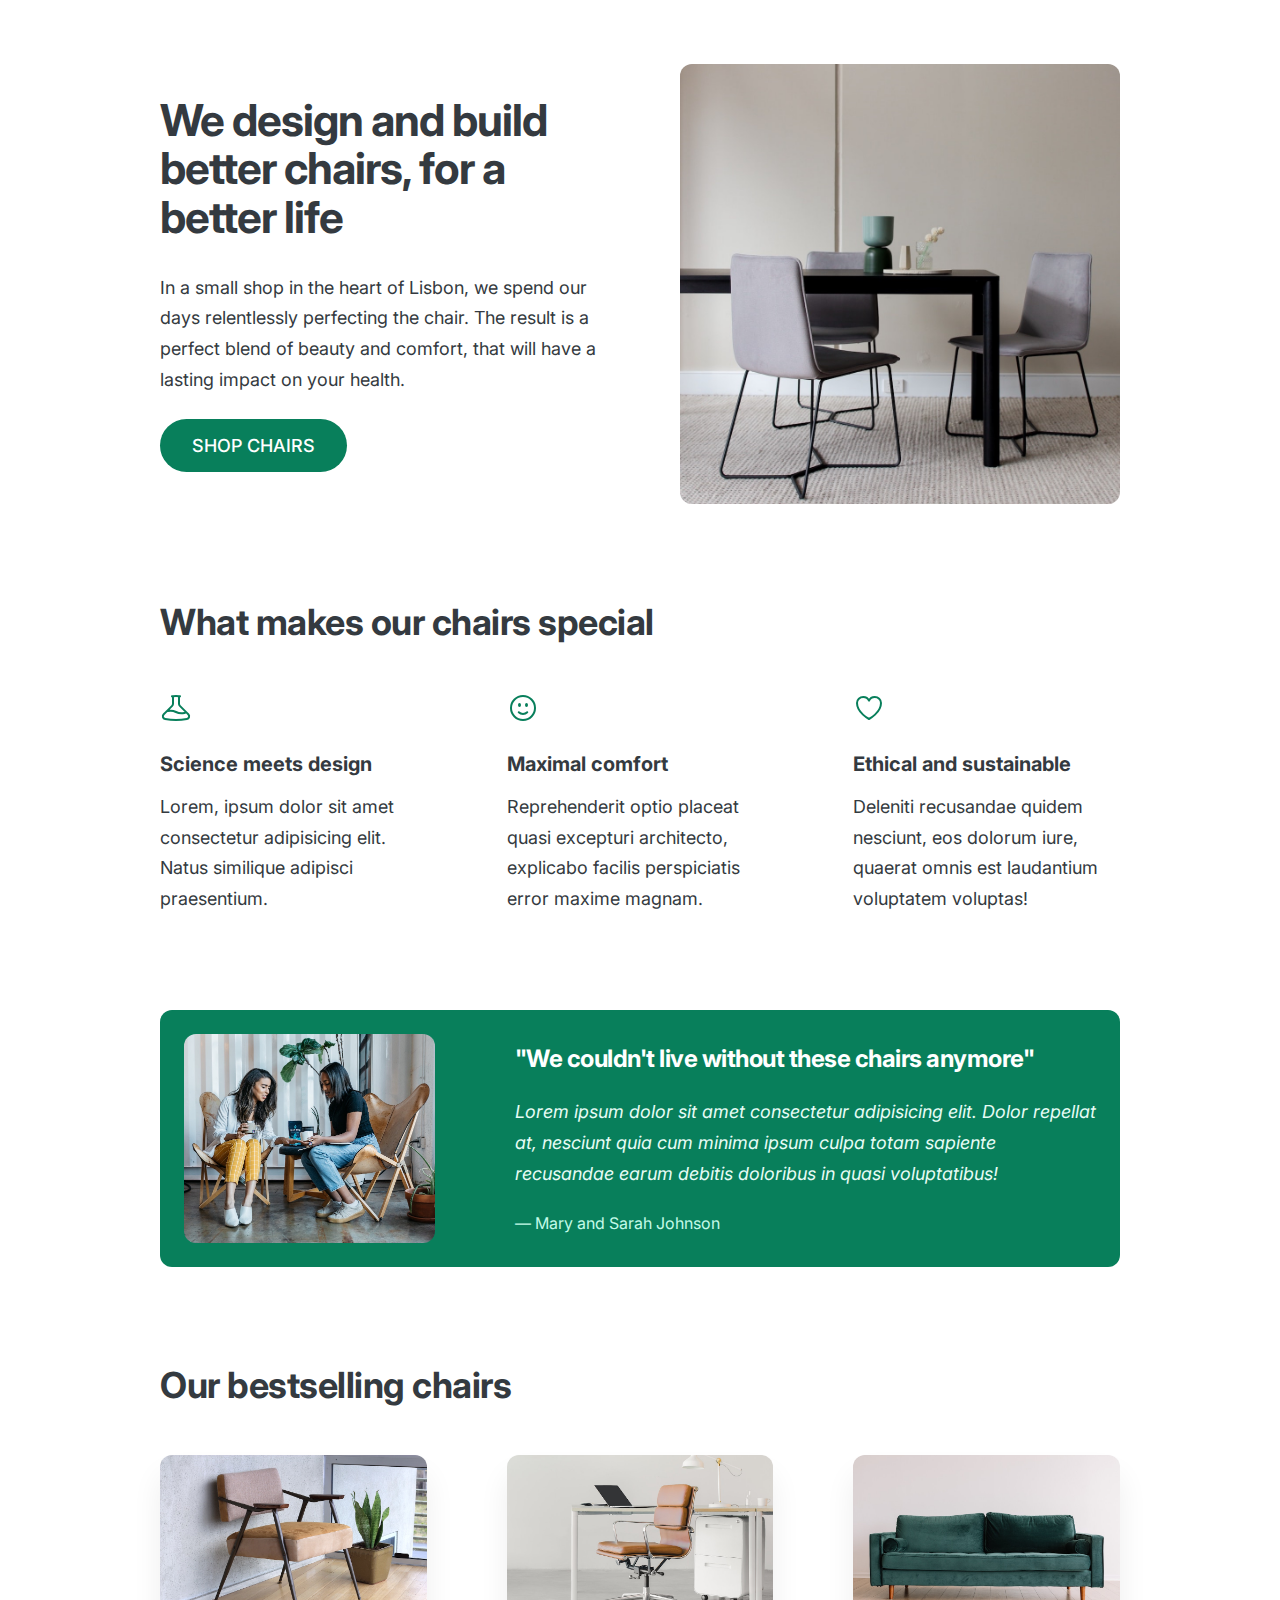
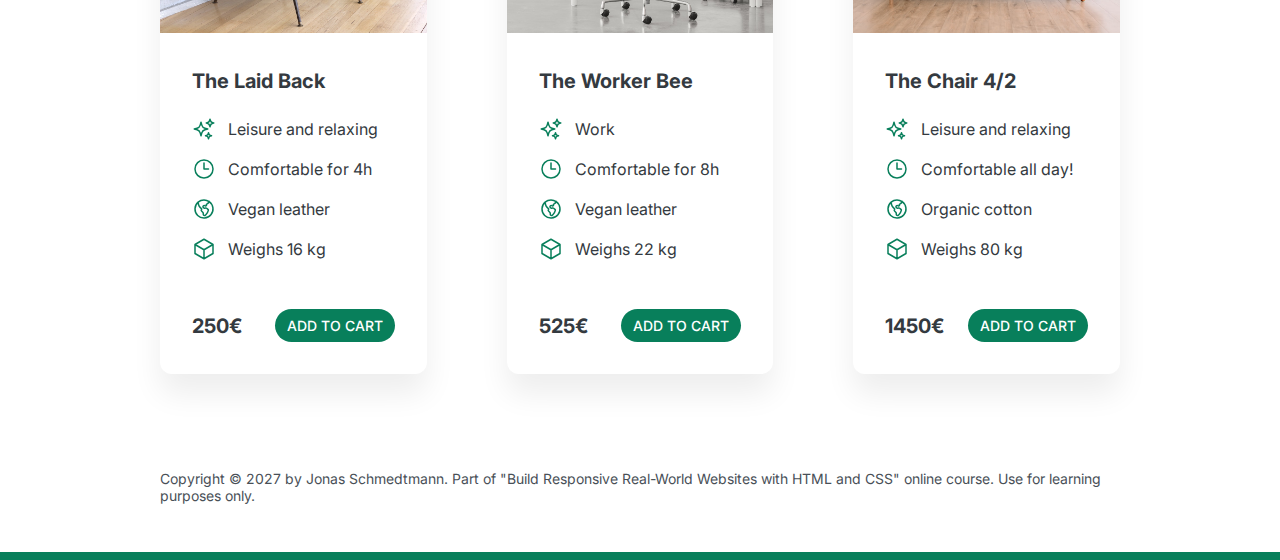
<file: design-study/index.html>
<!DOCTYPE html>
<html lang="en">
  <head>
    <meta charset="UTF-8" />
    <meta http-equiv="X-UA-Compatible" content="IE=edge" />
    <meta name="viewport" content="width=device-width, initial-scale=1.0" />
    <link rel="preconnect" href="https://fonts.googleapis.com" />
    <link rel="preconnect" href="https://fonts.gstatic.com" crossorigin />
    <link
      href="https://fonts.googleapis.com/css2?family=Inter:ital,opsz,wght@0,14..32,100..900;1,14..32,100..900&display=swap"
      rel="stylesheet"
    />

    <link rel="stylesheet" href="style.css" />
    <title>Lisbon Chair Shop</title>
  </head>
  <body>
    <div class="container">
      <header>
        <div class="header-text-box">
          <h1>We design and build better chairs, for a better life</h1>
          <p class="header-text">
            In a small shop in the heart of Lisbon, we spend our days
            relentlessly perfecting the chair. The result is a perfect blend of
            beauty and comfort, that will have a lasting impact on your health.
          </p>
          <a class="btn btn--big" href="#">Shop chairs</a>
        </div>
        <img src="./img/hero.jpg" alt="Photo" />
      </header>

      <section>
        <h2>What makes our chairs special</h2>
        <div class="grid-3-cols">
          <div>
            <svg
              xmlns="http://www.w3.org/2000/svg"
              fill="none"
              viewBox="0 0 24 24"
              stroke-width="1.5"
              stroke="currentColor"
              class="features-icon"
            >
              <path
                stroke-linecap="round"
                stroke-linejoin="round"
                d="M9.75 3.104v5.714a2.25 2.25 0 0 1-.659 1.591L5 14.5M9.75 3.104c-.251.023-.501.05-.75.082m.75-.082a24.301 24.301 0 0 1 4.5 0m0 0v5.714c0 .597.237 1.17.659 1.591L19.8 15.3M14.25 3.104c.251.023.501.05.75.082M19.8 15.3l-1.57.393A9.065 9.065 0 0 1 12 15a9.065 9.065 0 0 0-6.23-.693L5 14.5m14.8.8 1.402 1.402c1.232 1.232.65 3.318-1.067 3.611A48.309 48.309 0 0 1 12 21c-2.773 0-5.491-.235-8.135-.687-1.718-.293-2.3-2.379-1.067-3.61L5 14.5"
              />
            </svg>

            <p class="features-title"><strong>Science meets design</strong></p>
            <p class="features-text">
              Lorem, ipsum dolor sit amet consectetur adipisicing elit. Natus
              similique adipisci praesentium.
            </p>
          </div>

          <div>
            <svg
              xmlns="http://www.w3.org/2000/svg"
              fill="none"
              viewBox="0 0 24 24"
              stroke-width="1.5"
              stroke="currentColor"
              class="features-icon"
            >
              <path
                stroke-linecap="round"
                stroke-linejoin="round"
                d="M15.182 15.182a4.5 4.5 0 0 1-6.364 0M21 12a9 9 0 1 1-18 0 9 9 0 0 1 18 0ZM9.75 9.75c0 .414-.168.75-.375.75S9 10.164 9 9.75 9.168 9 9.375 9s.375.336.375.75Zm-.375 0h.008v.015h-.008V9.75Zm5.625 0c0 .414-.168.75-.375.75s-.375-.336-.375-.75.168-.75.375-.75.375.336.375.75Zm-.375 0h.008v.015h-.008V9.75Z"
              />
            </svg>

            <p class="features-title">
              <strong>Maximal comfort</strong>
            </p>
            <p class="features-text">
              Reprehenderit optio placeat quasi excepturi architecto, explicabo
              facilis perspiciatis error maxime magnam.
            </p>
          </div>

          <div>
            <svg
              xmlns="http://www.w3.org/2000/svg"
              fill="none"
              viewBox="0 0 24 24"
              stroke-width="1.5"
              stroke="currentColor"
              class="features-icon"
            >
              <path
                stroke-linecap="round"
                stroke-linejoin="round"
                d="M21 8.25c0-2.485-2.099-4.5-4.688-4.5-1.935 0-3.597 1.126-4.312 2.733-.715-1.607-2.377-2.733-4.313-2.733C5.1 3.75 3 5.765 3 8.25c0 7.22 9 12 9 12s9-4.78 9-12Z"
              />
            </svg>

            <p class="features-title">
              <strong>Ethical and sustainable</strong>
            </p>
            <p class="features-text">
              Deleniti recusandae quidem nesciunt, eos dolorum iure, quaerat
              omnis est laudantium voluptatem voluptas!
            </p>
          </div>
        </div>
      </section>

      <section class="testimonial-section">
        <div class="grid-3-cols">
          <img src="./img/customers.jpg" alt="People sitting on chairs" />
          <div class="testimonial-box">
            <h2>"We couldn't live without these chairs anymore"</h2>
            <blockquote class="testimonial-text">
              Lorem ipsum dolor sit amet consectetur adipisicing elit. Dolor
              repellat at, nesciunt quia cum minima ipsum culpa totam sapiente
              recusandae earum debitis doloribus in quasi voluptatibus!
            </blockquote>
            <p class="testimonial-author">&mdash; Mary and Sarah Johnson</p>
          </div>
        </div>
      </section>

      <section>
        <h2>Our bestselling chairs</h2>
        <div class="grid-3-cols">
          <figure class="chair">
            <img src="./img/chair-1.jpg" alt="Chair" />
            <div class="chair-box">
              <h3>The Laid Back</h3>
              <ul class="chair-details">
                <li>
                  <svg
                    xmlns="http://www.w3.org/2000/svg"
                    fill="none"
                    viewBox="0 0 24 24"
                    stroke-width="1.5"
                    stroke="currentColor"
                    class="chair-icon"
                  >
                    <path
                      stroke-linecap="round"
                      stroke-linejoin="round"
                      d="M9.813 15.904 9 18.75l-.813-2.846a4.5 4.5 0 0 0-3.09-3.09L2.25 12l2.846-.813a4.5 4.5 0 0 0 3.09-3.09L9 5.25l.813 2.846a4.5 4.5 0 0 0 3.09 3.09L15.75 12l-2.846.813a4.5 4.5 0 0 0-3.09 3.09ZM18.259 8.715 18 9.75l-.259-1.035a3.375 3.375 0 0 0-2.455-2.456L14.25 6l1.036-.259a3.375 3.375 0 0 0 2.455-2.456L18 2.25l.259 1.035a3.375 3.375 0 0 0 2.456 2.456L21.75 6l-1.035.259a3.375 3.375 0 0 0-2.456 2.456ZM16.894 20.567 16.5 21.75l-.394-1.183a2.25 2.25 0 0 0-1.423-1.423L13.5 18.75l1.183-.394a2.25 2.25 0 0 0 1.423-1.423l.394-1.183.394 1.183a2.25 2.25 0 0 0 1.423 1.423l1.183.394-1.183.394a2.25 2.25 0 0 0-1.423 1.423Z"
                    />
                  </svg>

                  <!-- Span is a generic INLINE text element, it doesn't have any meaning. It's like a div element, but inline -->
                  <span>Leisure and relaxing</span>
                </li>
                <li>
                  <svg
                    xmlns="http://www.w3.org/2000/svg"
                    fill="none"
                    viewBox="0 0 24 24"
                    stroke-width="1.5"
                    stroke="currentColor"
                    class="chair-icon"
                  >
                    <path
                      stroke-linecap="round"
                      stroke-linejoin="round"
                      d="M12 6v6h4.5m4.5 0a9 9 0 1 1-18 0 9 9 0 0 1 18 0Z"
                    />
                  </svg>

                  <span>Comfortable for 4h</span>
                </li>
                <li>
                  <svg
                    xmlns="http://www.w3.org/2000/svg"
                    fill="none"
                    viewBox="0 0 24 24"
                    stroke-width="1.5"
                    stroke="currentColor"
                    class="chair-icon"
                  >
                    <path
                      stroke-linecap="round"
                      stroke-linejoin="round"
                      d="m6.115 5.19.319 1.913A6 6 0 0 0 8.11 10.36L9.75 12l-.387.775c-.217.433-.132.956.21 1.298l1.348 1.348c.21.21.329.497.329.795v1.089c0 .426.24.815.622 1.006l.153.076c.433.217.956.132 1.298-.21l.723-.723a8.7 8.7 0 0 0 2.288-4.042 1.087 1.087 0 0 0-.358-1.099l-1.33-1.108c-.251-.21-.582-.299-.905-.245l-1.17.195a1.125 1.125 0 0 1-.98-.314l-.295-.295a1.125 1.125 0 0 1 0-1.591l.13-.132a1.125 1.125 0 0 1 1.3-.21l.603.302a.809.809 0 0 0 1.086-1.086L14.25 7.5l1.256-.837a4.5 4.5 0 0 0 1.528-1.732l.146-.292M6.115 5.19A9 9 0 1 0 17.18 4.64M6.115 5.19A8.965 8.965 0 0 1 12 3c1.929 0 3.716.607 5.18 1.64"
                    />
                  </svg>

                  <span>Vegan leather</span>
                </li>
                <li>
                  <svg
                    xmlns="http://www.w3.org/2000/svg"
                    fill="none"
                    viewBox="0 0 24 24"
                    stroke-width="1.5"
                    stroke="currentColor"
                    class="chair-icon"
                  >
                    <path
                      stroke-linecap="round"
                      stroke-linejoin="round"
                      d="m21 7.5-9-5.25L3 7.5m18 0-9 5.25m9-5.25v9l-9 5.25M3 7.5l9 5.25M3 7.5v9l9 5.25m0-9v9"
                    />
                  </svg>

                  <span>Weighs 16 kg</span>
                </li>
              </ul>
              <div class="chair-price">
                <strong>250€</strong>
                <a href="#" class="btn btn--small">Add to cart</a>
              </div>
            </div>
          </figure>

          <figure class="chair">
            <img src="./img/chair-2.jpg" alt="Chair" />
            <div class="chair-box">
              <h3>The Worker Bee</h3>
              <ul class="chair-details">
                <li>
                  <svg
                    xmlns="http://www.w3.org/2000/svg"
                    fill="none"
                    viewBox="0 0 24 24"
                    stroke-width="1.5"
                    stroke="currentColor"
                    class="chair-icon"
                  >
                    <path
                      stroke-linecap="round"
                      stroke-linejoin="round"
                      d="M9.813 15.904 9 18.75l-.813-2.846a4.5 4.5 0 0 0-3.09-3.09L2.25 12l2.846-.813a4.5 4.5 0 0 0 3.09-3.09L9 5.25l.813 2.846a4.5 4.5 0 0 0 3.09 3.09L15.75 12l-2.846.813a4.5 4.5 0 0 0-3.09 3.09ZM18.259 8.715 18 9.75l-.259-1.035a3.375 3.375 0 0 0-2.455-2.456L14.25 6l1.036-.259a3.375 3.375 0 0 0 2.455-2.456L18 2.25l.259 1.035a3.375 3.375 0 0 0 2.456 2.456L21.75 6l-1.035.259a3.375 3.375 0 0 0-2.456 2.456ZM16.894 20.567 16.5 21.75l-.394-1.183a2.25 2.25 0 0 0-1.423-1.423L13.5 18.75l1.183-.394a2.25 2.25 0 0 0 1.423-1.423l.394-1.183.394 1.183a2.25 2.25 0 0 0 1.423 1.423l1.183.394-1.183.394a2.25 2.25 0 0 0-1.423 1.423Z"
                    />
                  </svg>
                  <span>Work</span>
                </li>
                <li>
                  <svg
                    xmlns="http://www.w3.org/2000/svg"
                    fill="none"
                    viewBox="0 0 24 24"
                    stroke-width="1.5"
                    stroke="currentColor"
                    class="chair-icon"
                  >
                    <path
                      stroke-linecap="round"
                      stroke-linejoin="round"
                      d="M12 6v6h4.5m4.5 0a9 9 0 1 1-18 0 9 9 0 0 1 18 0Z"
                    />
                  </svg>
                  <span>Comfortable for 8h</span>
                </li>
                <li>
                  <svg
                    xmlns="http://www.w3.org/2000/svg"
                    fill="none"
                    viewBox="0 0 24 24"
                    stroke-width="1.5"
                    stroke="currentColor"
                    class="chair-icon"
                  >
                    <path
                      stroke-linecap="round"
                      stroke-linejoin="round"
                      d="m6.115 5.19.319 1.913A6 6 0 0 0 8.11 10.36L9.75 12l-.387.775c-.217.433-.132.956.21 1.298l1.348 1.348c.21.21.329.497.329.795v1.089c0 .426.24.815.622 1.006l.153.076c.433.217.956.132 1.298-.21l.723-.723a8.7 8.7 0 0 0 2.288-4.042 1.087 1.087 0 0 0-.358-1.099l-1.33-1.108c-.251-.21-.582-.299-.905-.245l-1.17.195a1.125 1.125 0 0 1-.98-.314l-.295-.295a1.125 1.125 0 0 1 0-1.591l.13-.132a1.125 1.125 0 0 1 1.3-.21l.603.302a.809.809 0 0 0 1.086-1.086L14.25 7.5l1.256-.837a4.5 4.5 0 0 0 1.528-1.732l.146-.292M6.115 5.19A9 9 0 1 0 17.18 4.64M6.115 5.19A8.965 8.965 0 0 1 12 3c1.929 0 3.716.607 5.18 1.64"
                    />
                  </svg>
                  <span>Vegan leather</span>
                </li>
                <li>
                  <svg
                    xmlns="http://www.w3.org/2000/svg"
                    fill="none"
                    viewBox="0 0 24 24"
                    stroke-width="1.5"
                    stroke="currentColor"
                    class="chair-icon"
                  >
                    <path
                      stroke-linecap="round"
                      stroke-linejoin="round"
                      d="m21 7.5-9-5.25L3 7.5m18 0-9 5.25m9-5.25v9l-9 5.25M3 7.5l9 5.25M3 7.5v9l9 5.25m0-9v9"
                    />
                  </svg>
                  <span>Weighs 22 kg</span>
                </li>
              </ul>
              <div class="chair-price">
                <strong>525€</strong>
                <a href="#" class="btn btn--small">Add to cart</a>
              </div>
            </div>
          </figure>

          <figure class="chair">
            <img src="./img/chair-3.jpg" alt="Chair" />
            <div class="chair-box">
              <h3>The Chair 4/2</h3>
              <ul class="chair-details">
                <li>
                  <svg
                    xmlns="http://www.w3.org/2000/svg"
                    fill="none"
                    viewBox="0 0 24 24"
                    stroke-width="1.5"
                    stroke="currentColor"
                    class="chair-icon"
                  >
                    <path
                      stroke-linecap="round"
                      stroke-linejoin="round"
                      d="M9.813 15.904 9 18.75l-.813-2.846a4.5 4.5 0 0 0-3.09-3.09L2.25 12l2.846-.813a4.5 4.5 0 0 0 3.09-3.09L9 5.25l.813 2.846a4.5 4.5 0 0 0 3.09 3.09L15.75 12l-2.846.813a4.5 4.5 0 0 0-3.09 3.09ZM18.259 8.715 18 9.75l-.259-1.035a3.375 3.375 0 0 0-2.455-2.456L14.25 6l1.036-.259a3.375 3.375 0 0 0 2.455-2.456L18 2.25l.259 1.035a3.375 3.375 0 0 0 2.456 2.456L21.75 6l-1.035.259a3.375 3.375 0 0 0-2.456 2.456ZM16.894 20.567 16.5 21.75l-.394-1.183a2.25 2.25 0 0 0-1.423-1.423L13.5 18.75l1.183-.394a2.25 2.25 0 0 0 1.423-1.423l.394-1.183.394 1.183a2.25 2.25 0 0 0 1.423 1.423l1.183.394-1.183.394a2.25 2.25 0 0 0-1.423 1.423Z"
                    />
                  </svg>
                  <span>Leisure and relaxing</span>
                </li>
                <li>
                  <svg
                    xmlns="http://www.w3.org/2000/svg"
                    fill="none"
                    viewBox="0 0 24 24"
                    stroke-width="1.5"
                    stroke="currentColor"
                    class="chair-icon"
                  >
                    <path
                      stroke-linecap="round"
                      stroke-linejoin="round"
                      d="M12 6v6h4.5m4.5 0a9 9 0 1 1-18 0 9 9 0 0 1 18 0Z"
                    />
                  </svg>
                  <span>Comfortable all day!</span>
                </li>
                <li>
                  <svg
                    xmlns="http://www.w3.org/2000/svg"
                    fill="none"
                    viewBox="0 0 24 24"
                    stroke-width="1.5"
                    stroke="currentColor"
                    class="chair-icon"
                  >
                    <path
                      stroke-linecap="round"
                      stroke-linejoin="round"
                      d="m6.115 5.19.319 1.913A6 6 0 0 0 8.11 10.36L9.75 12l-.387.775c-.217.433-.132.956.21 1.298l1.348 1.348c.21.21.329.497.329.795v1.089c0 .426.24.815.622 1.006l.153.076c.433.217.956.132 1.298-.21l.723-.723a8.7 8.7 0 0 0 2.288-4.042 1.087 1.087 0 0 0-.358-1.099l-1.33-1.108c-.251-.21-.582-.299-.905-.245l-1.17.195a1.125 1.125 0 0 1-.98-.314l-.295-.295a1.125 1.125 0 0 1 0-1.591l.13-.132a1.125 1.125 0 0 1 1.3-.21l.603.302a.809.809 0 0 0 1.086-1.086L14.25 7.5l1.256-.837a4.5 4.5 0 0 0 1.528-1.732l.146-.292M6.115 5.19A9 9 0 1 0 17.18 4.64M6.115 5.19A8.965 8.965 0 0 1 12 3c1.929 0 3.716.607 5.18 1.64"
                    />
                  </svg>
                  <span>Organic cotton</span>
                </li>
                <li>
                  <svg
                    xmlns="http://www.w3.org/2000/svg"
                    fill="none"
                    viewBox="0 0 24 24"
                    stroke-width="1.5"
                    stroke="currentColor"
                    class="chair-icon"
                  >
                    <path
                      stroke-linecap="round"
                      stroke-linejoin="round"
                      d="m21 7.5-9-5.25L3 7.5m18 0-9 5.25m9-5.25v9l-9 5.25M3 7.5l9 5.25M3 7.5v9l9 5.25m0-9v9"
                    />
                  </svg>
                  <span>Weighs 80 kg</span>
                </li>
              </ul>
              <div class="chair-price">
                <strong>1450€</strong>
                <a href="#" class="btn btn--small">Add to cart</a>
              </div>
            </div>
          </figure>
        </div>
      </section>

      <footer>
        Copyright &copy; 2027 by Jonas Schmedtmann. Part of "Build Responsive
        Real-World Websites with HTML and CSS" online course. Use for learning
        purposes only.
      </footer>
    </div>
  </body>
</html>
</file>
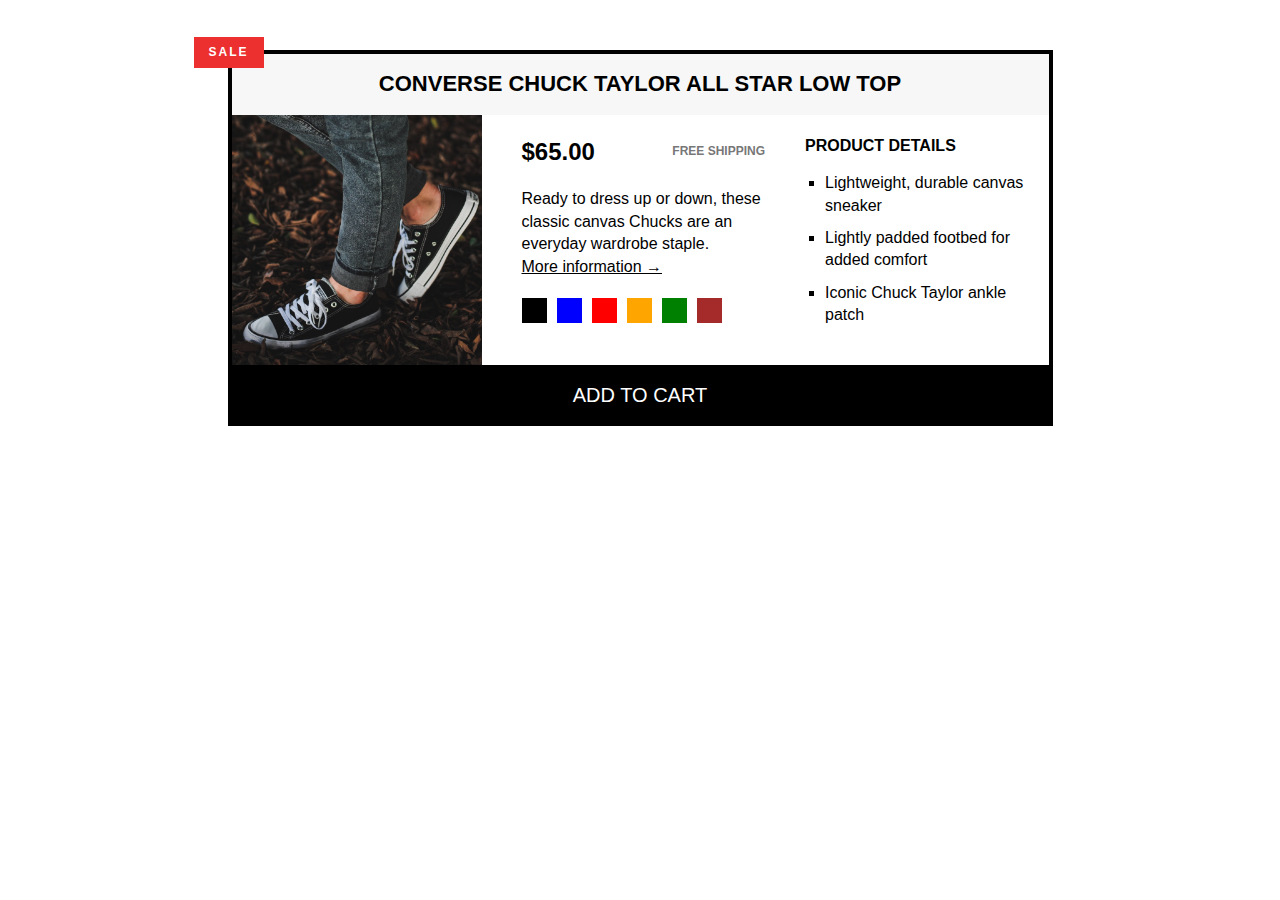
<file: Exercise-01/index.html>
<!DOCTYPE html>
<html lang="en">
  <head>
    <meta charset="UTF-8" />
    <meta name="viewport" content="width=device-width, initial-scale=1.0" />
    <link rel="stylesheet" href="style.css" />

    <title>Exercise 01</title>
  </head>
  <body>
    <article class="product">
      <h2 class="product-title">Converse Chuck Taylor All Star Low Top</h2>

      <!-- <div class="flex-container"> -->
      <img
        src="./public/shoe.jpeg"
        alt="Chuck Taylor All Star Shoe"
        height="250"
        width="250"
      />

      <div class="product-info">
        <div class="price-container">
          <p class="price"><strong>$65.00</strong></p>
          <p class="shipping">Free shipping</p>
        </div>
        <p>
          Ready to dress up or down, these classic canvas Chucks are an everyday
          wardrobe staple.
        </p>

        <a class="more-info" href="https://www.converse.com"
          >More information &rarr;</a
        >

        <div class="colors">
          <div class="color-container"></div>
          <div class="color-container color-blue"></div>
          <div class="color-container color-red"></div>
          <div class="color-container color-orange"></div>
          <div class="color-container color-green"></div>
          <div class="color-container color-brown"></div>
        </div>
      </div>

      <div class="detail-product">
        <h3 class="details-title">Product details</h3>
        <ul class="details-list">
          <li>Lightweight, durable canvas sneaker</li>
          <li>Lightly padded footbed for added comfort</li>
          <li>Iconic Chuck Taylor ankle patch</li>
        </ul>
      </div>
      <!-- </div> -->

      <button class="add-cart">Add to cart</button>

      <p class="sale">sale</p>
    </article>
  </body>
</html>
</file>
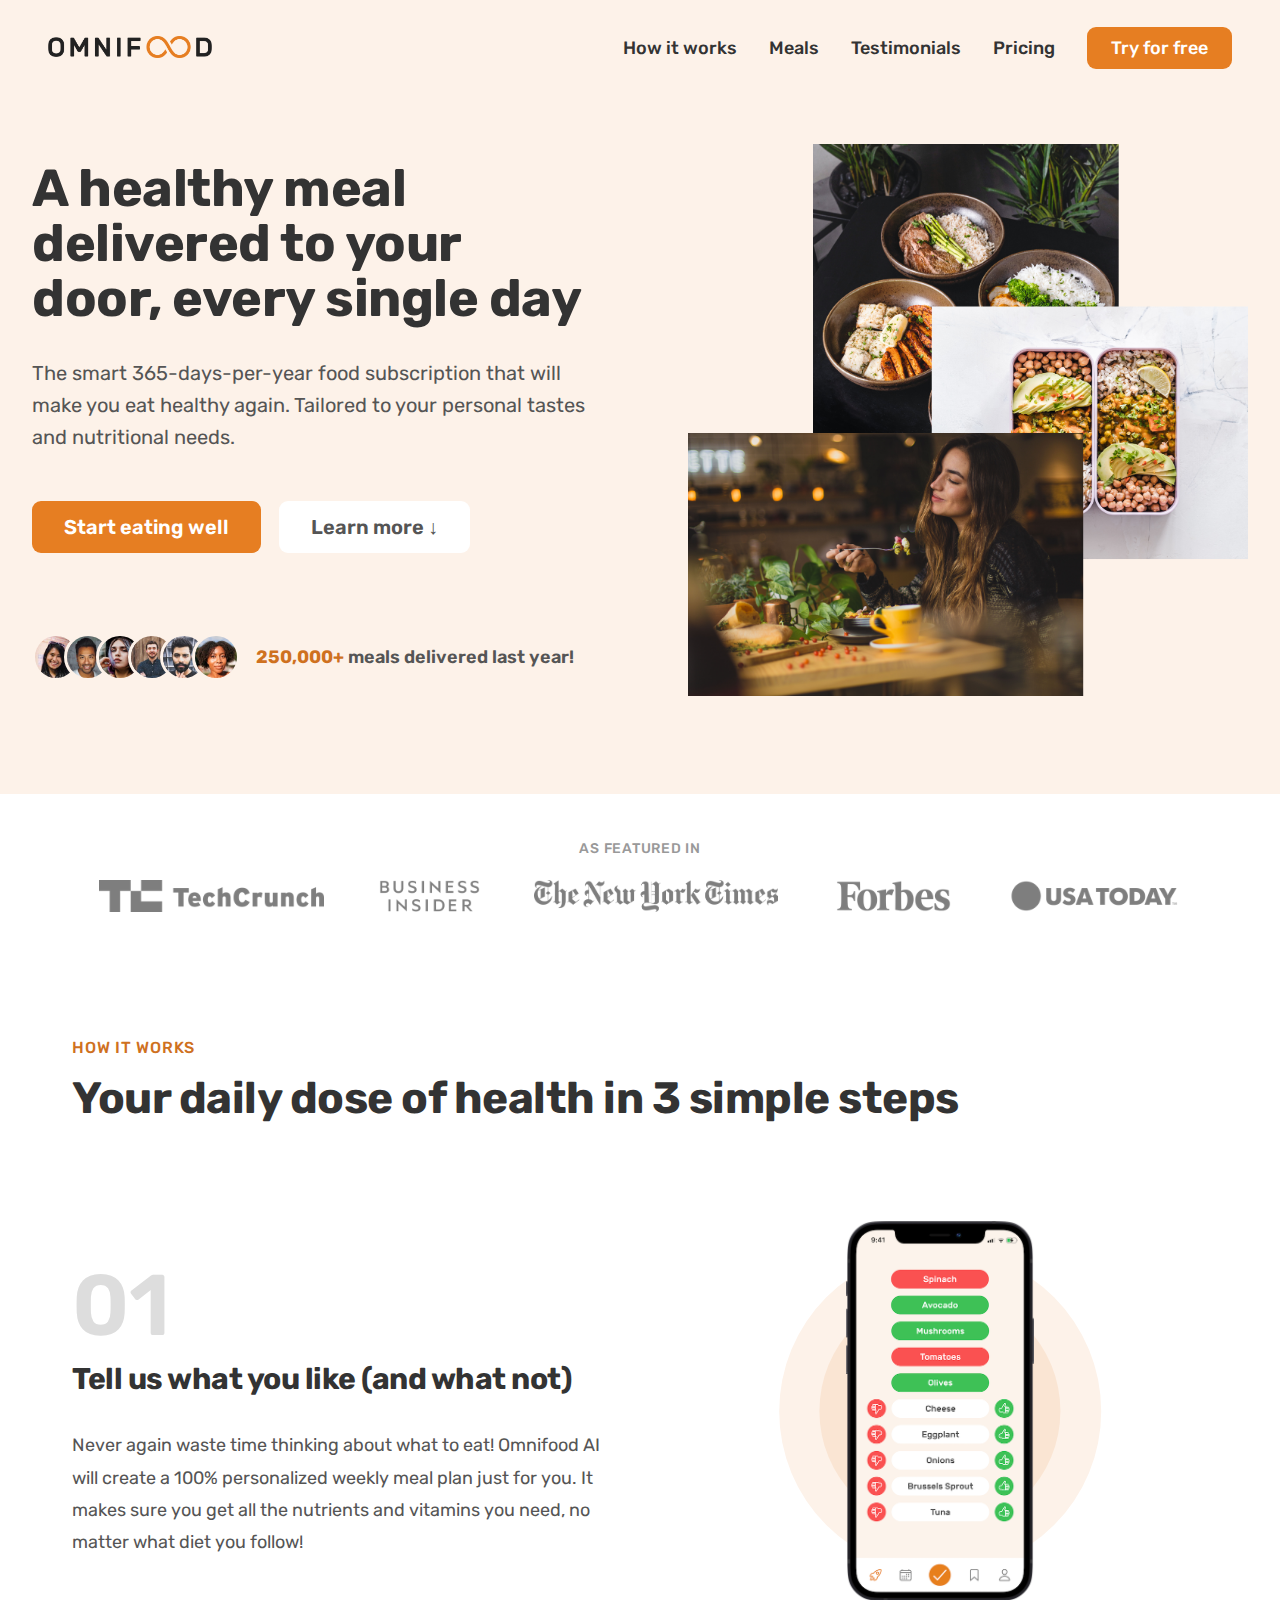
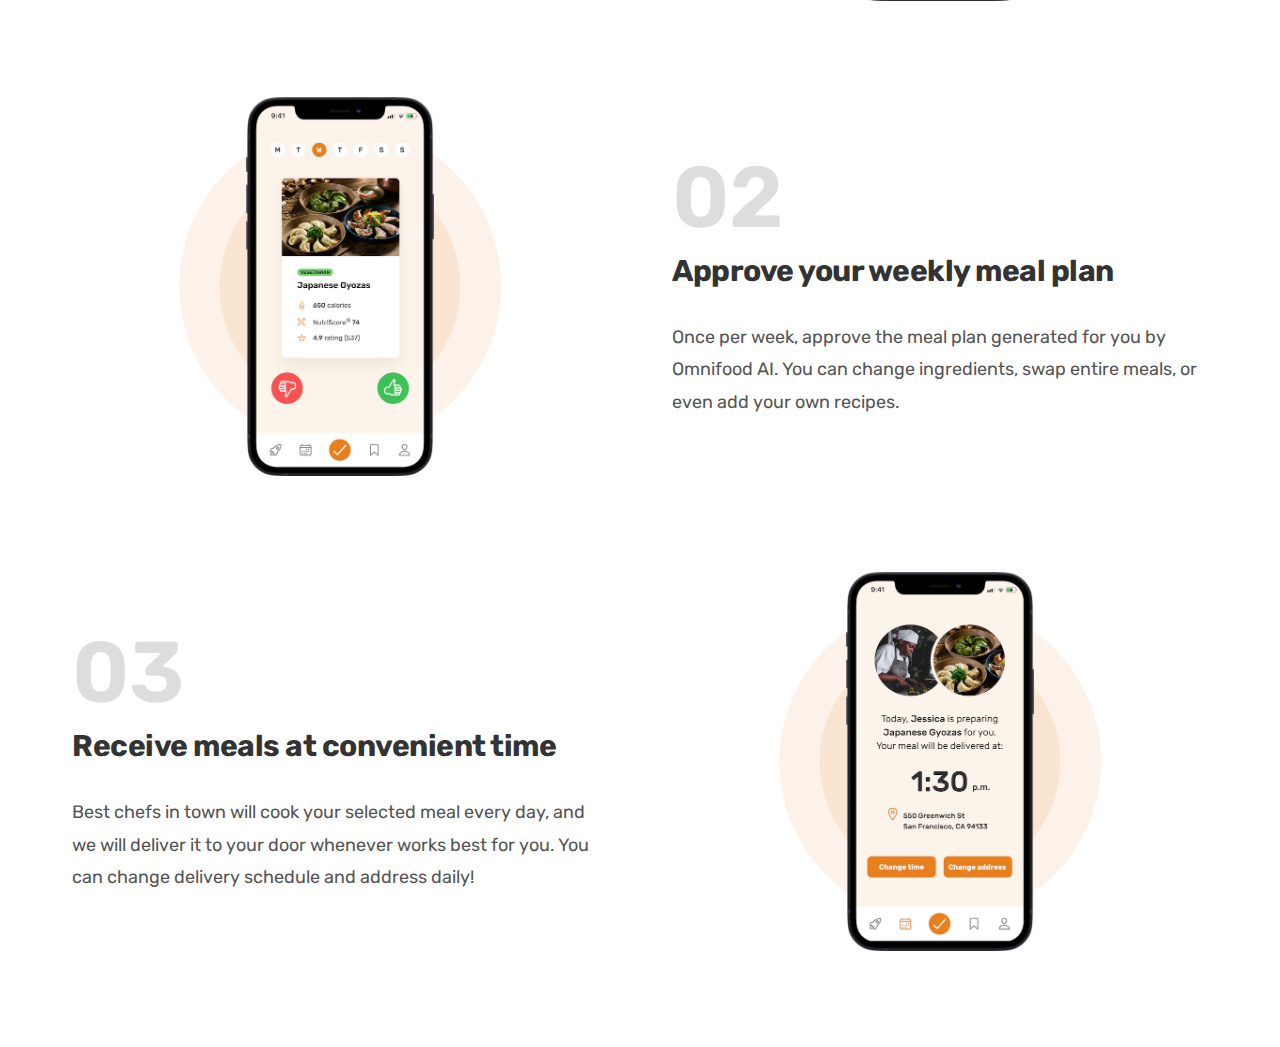
<file: Omnifood-Desktop/index.html>
<!DOCTYPE html>
<html lang="en">
  <head>
    <meta charset="UTF-8" />
    <meta name="viewport" content="width=device-width, initial-scale=1.0" />
    <link
      href="https://fonts.googleapis.com/css2?family=Rubik:wght@400;500;600;700&display=swap"
      rel="stylesheet"
    />
    <title>Omnifood</title>
    <link rel="stylesheet" href="./css/styles.css" />
    <link rel="stylesheet" href="./css/general.css" />
  </head>
  <body>
    <header class="header">
      <a href="#">
        <img class="logo" alt="Omnifood logo" src="img/omnifood-logo.png" />
      </a>
      <nav class="main-nav">
        <ul class="main-nav-list">
          <li><a class="main-nav-link" href="#">How it works</a></li>
          <li><a class="main-nav-link" href="#">Meals</a></li>
          <li><a class="main-nav-link" href="#">Testimonials</a></li>
          <li><a class="main-nav-link" href="#">Pricing</a></li>
          <li><a class="main-nav-link nav-cta" href="#">Try for free</a></li>
        </ul>
      </nav>
    </header>
    <main>
      <section class="section-hero">
        <div class="hero">
          <div class="hero-text-box">
            <h1 class="heading-primary">
              A healthy meal delivered to your door, every single day
            </h1>
            <p class="hero-description">
              The smart 365-days-per-year food subscription that will make you
              eat healthy again. Tailored to your personal tastes and
              nutritional needs.
            </p>
            <a href="#" class="btn btn--full margin-right-sm"
              >Start eating well</a
            >
            <a href="#" class="btn btn--outline">Learn more &darr;</a>
            <div class="delivered-meals">
              <div class="delivered-imgs">
                <img src="img/customers/customer-1.jpg" alt="Customer photo" />
                <img src="img/customers/customer-2.jpg" alt="Customer photo" />
                <img src="img/customers/customer-3.jpg" alt="Customer photo" />
                <img src="img/customers/customer-4.jpg" alt="Customer photo" />
                <img src="img/customers/customer-5.jpg" alt="Customer photo" />
                <img src="img/customers/customer-6.jpg" alt="Customer photo" />
              </div>
              <p class="delivered-text">
                <span>250,000+</span> meals delivered last year!
              </p>
            </div>
          </div>
          <div class="hero-img-box">
            <img
              src="img/hero.png"
              class="hero-img"
              alt="Woman enjoying food, meals in storage container, and food bowls on a table"
            />
          </div>
        </div>
      </section>

      <section class="section-featured">
        <div class="container">
          <h2 class="heading-featured-in">As featured in</h2>
          <div class="logos">
            <img src="img/logos/techcrunch.png" alt="Techcrunch logo" />
            <img
              src="img/logos/business-insider.png"
              alt="Business Insider logo"
            />
            <img
              src="img/logos/the-new-york-times.png"
              alt="The New York Times logo"
            />
            <img src="img/logos/forbes.png" alt="Forbes logo" />
            <img src="img/logos/usa-today.png" alt="USA Today logo" />
          </div>
        </div>
      </section>

      <section class="section-how">
        <div class="container">
          <span class="subheading">How it works</span>
          <h2 class="heading-secondary">
            Your daily dose of health in 3 simple steps
          </h2>
        </div>

        <div class="container grid grid--2-cols grid--center-v">
          <!-- STEP 01 -->
          <div class="step-text-box">
            <p class="step-number">01</p>
            <h3 class="heading-tertiary">
              Tell us what you like (and what not)
            </h3>
            <p class="step-description">
              Never again waste time thinking about what to eat! Omnifood AI
              will create a 100% personalized weekly meal plan just for you. It
              makes sure you get all the nutrients and vitamins you need, no
              matter what diet you follow!
            </p>
          </div>
          <div class="step-img-box">
            <img
              src="img/app/app-screen-1.png"
              class="step-img"
              alt="iPhone app
            preferences selection screen"
            />
          </div>

          <!-- STEP 02 -->
          <div class="step-img-box">
            <img
              src="img/app/app-screen-2.png"
              class="step-img"
              alt="iPhone app
            meal approving plan screen"
            />
          </div>
          <div class="step-text-box">
            <p class="step-number">02</p>
            <h3 class="heading-tertiary">Approve your weekly meal plan</h3>
            <p class="step-description">
              Once per week, approve the meal plan generated for you by Omnifood
              AI. You can change ingredients, swap entire meals, or even add
              your own recipes.
            </p>
          </div>

          <!-- STEP 03 -->
          <div class="step-text-box">
            <p class="step-number">03</p>
            <h3 class="heading-tertiary">Receive meals at convenient time</h3>
            <p class="step-description">
              Best chefs in town will cook your selected meal every day, and we
              will deliver it to your door whenever works best for you. You can
              change delivery schedule and address daily!
            </p>
          </div>
          <div class="step-img-box">
            <img
              src="img/app/app-screen-3.png"
              class="step-img"
              alt="iPhone app
            delivery screen"
            />
          </div>
        </div>
      </section>
    </main>
  </body>
</html>
</file>
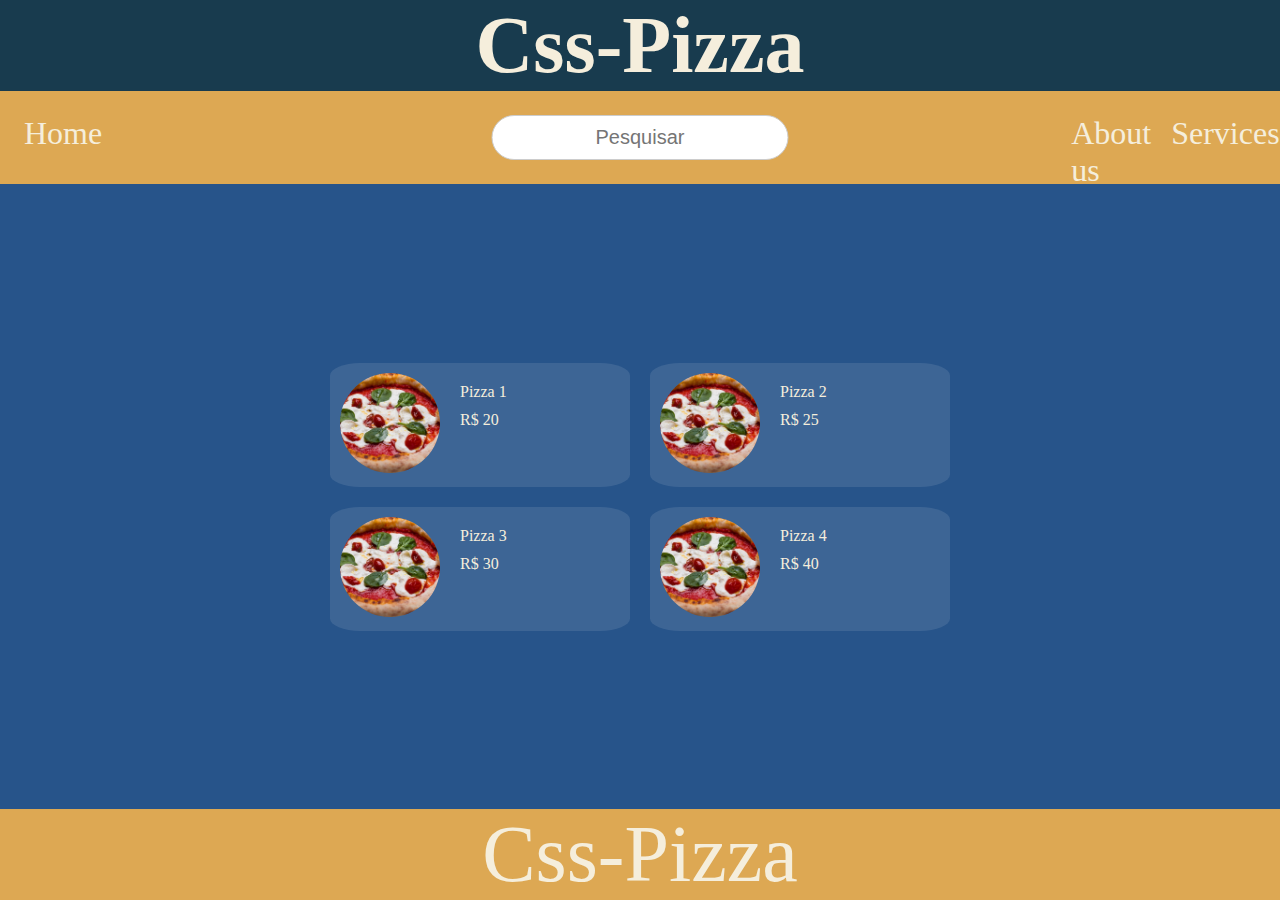
<file: project-01/index.html>
<!DOCTYPE html>
<html lang="en">
  <head>
    <meta charset="UTF-8" />
    <meta name="viewport" content="width=device-width, initial-scale=1.0" />
    <title>Project - 01</title>
    <link rel="stylesheet" href="./styles.css" />
  </head>

  <body>
    <header>
      <h1>Css-Pizza</h1>
      <nav class="nav-bar">
        <div>
          <a>Home</a>
        </div>
        <input type="text" placeholder="Pesquisar" class="search-bar" />
        <div class="nav-items">
          <a>About us</a>
          <a>Services</a>
        </div>
      </nav>
    </header>
    <main>
      <section class="grid-cards">
        <div class="card">
          <figure>
            <img src="./public/pizza-temp.jpg" alt="pizza image" />
          </figure>
          <div>
            <p>Pizza 1</p>
            <p>R$ 20</p>
          </div>
        </div>

        <div class="card">
          <figure>
            <img src="./public/pizza-temp.jpg" alt="pizza image" />
          </figure>
          <div>
            <p>Pizza 2</p>
            <p>R$ 25</p>
          </div>
        </div>

        <div class="card">
          <figure>
            <img src="./public/pizza-temp.jpg" alt="pizza image" />
          </figure>
          <div>
            <p>Pizza 3</p>
            <p>R$ 30</p>
          </div>
        </div>

        <div class="card">
          <figure>
            <img src="./public/pizza-temp.jpg" alt="pizza image" />
          </figure>
          <div>
            <p>Pizza 4</p>
            <p>R$ 40</p>
          </div>
        </div>
      </section>
    </main>
    <footer>
      <p>Css-Pizza</p>
    </footer>
  </body>
</html>
</file>
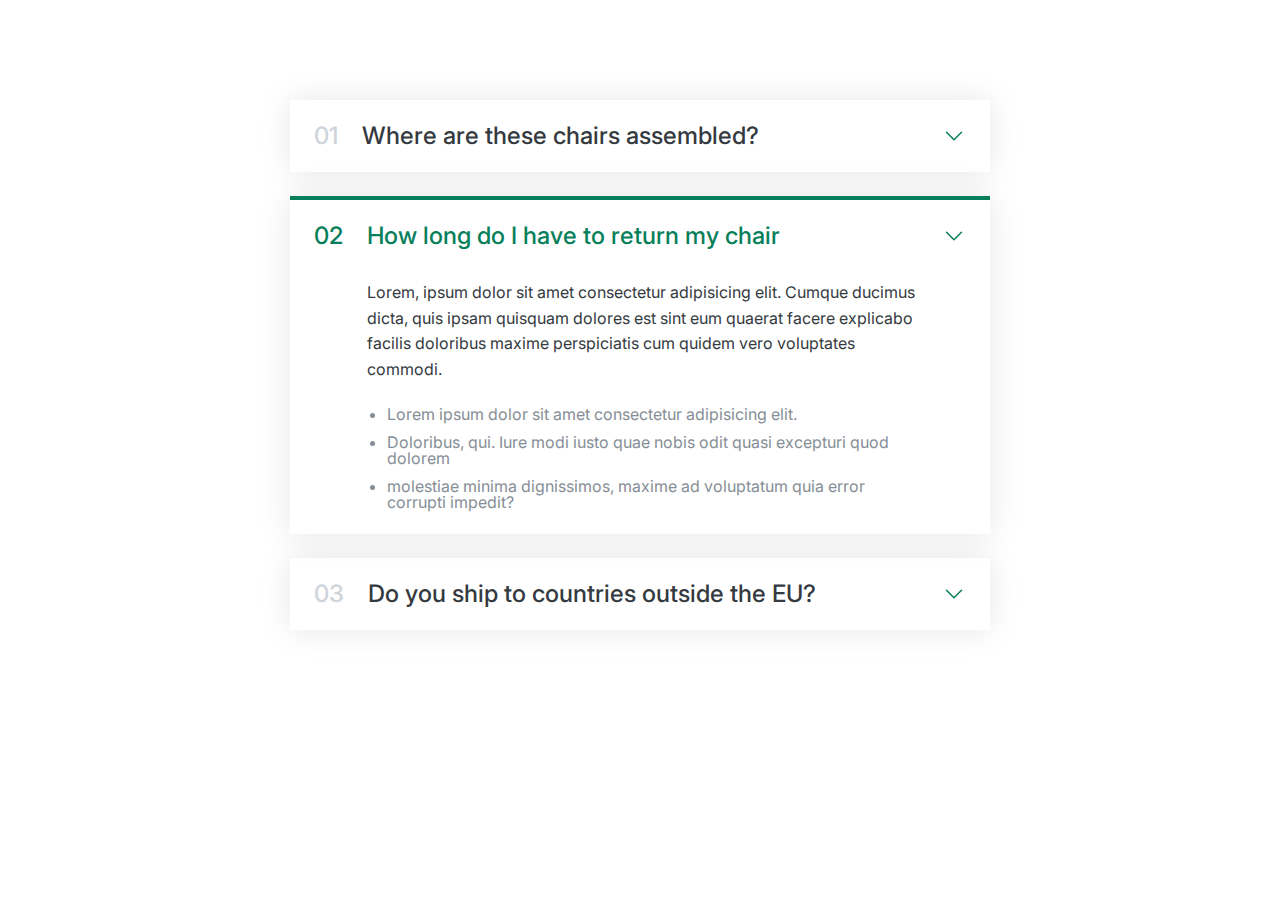
<file: components/01-accordion.html>
<!DOCTYPE html>
<html lang="en">
  <head>
    <meta charset="UTF-8" />
    <meta name="viewport" content="width=device-width, initial-scale=1.0" />
    <title>Accordion Component</title>
    <link
      href="https://fonts.googleapis.com/css2?family=Inter:ital,opsz,wght@0,14..32,100..900;1,14..32,100..900&display=swap"
      rel="stylesheet"
    />
    <style>
      /*
      SPACING SYSTEM (px)
      2 / 4 / 8 / 12 / 16 / 24 / 32 / 48 / 64 / 80 / 96 / 128

      FONT SIZE SYSTEM (px)
      10 / 12 / 14 / 16 / 18 / 20 / 24 / 30 / 36 / 44 / 52 / 62 / 74 / 86 / 98
      */

      * {
        margin: 0;
        padding: 0;
        box-sizing: border-box;
      }

      /* ------------------------ */
      /* GENERAL STYLES */
      /* ------------------------ */
      body {
        font-family: "Inter", sans-serif;
        color: #343a40;
        line-height: 1;
      }
      .accordion {
        width: 700px;
        margin: 100px auto;
        display: flex;
        flex-direction: column;
        gap: 24px;
      }

      .chevron-down {
        width: 24px;
        height: 24px;
        stroke: #087f5b;
      }

      .item {
        box-shadow: 0 0 32px rgba(0, 0, 0, 0.1);
        padding: 24px;
        display: grid;
        grid-template-columns: auto 1fr auto;
        column-gap: 24px;
        row-gap: 32px;
        align-items: center;
      }
      .number,
      .text {
        font-size: 24px;
        font-weight: 500;
        /* color: #087f5b; */
      }

      .number {
        color: #ced4da;
      }

      .hidden-box {
        grid-column: 2;
        display: none;
      }

      .hidden-box p {
        line-height: 1.6;
        margin-bottom: 24px;
      }

      .hidden-box ul {
        color: #868e96;
        margin-left: 20px;
        display: flex;
        flex-direction: column;
        gap: 12px;
      }

      .open {
        border-top: 4px solid #087f5b;
      }
      .open .hidden-box {
        display: block;
      }

      .open .number,
      .open .text {
        color: #087f5b;
      }
    </style>
  </head>
  <body>
    <div class="accordion">
      <div class="item">
        <p class="number">01</p>
        <p class="text">Where are these chairs assembled?</p>
        <svg
          xmlns="http://www.w3.org/2000/svg"
          fill="none"
          viewBox="0 0 24 24"
          stroke-width="1.5"
          stroke="currentColor"
          class="chevron-down"
        >
          <path
            stroke-linecap="round"
            stroke-linejoin="round"
            d="m19.5 8.25-7.5 7.5-7.5-7.5"
          />
        </svg>
        <div class="hidden-box">
          <p>
            Lorem, ipsum dolor sit amet consectetur adipisicing elit. Cumque
            ducimus dicta, quis ipsam quisquam dolores est sint eum quaerat
            facere explicabo facilis doloribus maxime perspiciatis cum quidem
            vero voluptates commodi.
          </p>
          <ul>
            <li>Lorem ipsum dolor sit amet consectetur adipisicing elit.</li>
            <li>
              Doloribus, qui. Iure modi iusto quae nobis odit quasi excepturi
              quod dolorem
            </li>
            <li>
              molestiae minima dignissimos, maxime ad voluptatum quia error
              corrupti impedit?
            </li>
          </ul>
        </div>
      </div>
      <div class="item open">
        <p class="number">02</p>
        <p class="text">How long do I have to return my chair</p>
        <svg
          xmlns="http://www.w3.org/2000/svg"
          fill="none"
          viewBox="0 0 24 24"
          stroke-width="1.5"
          stroke="currentColor"
          class="chevron-down"
        >
          <path
            stroke-linecap="round"
            stroke-linejoin="round"
            d="m19.5 8.25-7.5 7.5-7.5-7.5"
          />
        </svg>
        <div class="hidden-box">
          <p>
            Lorem, ipsum dolor sit amet consectetur adipisicing elit. Cumque
            ducimus dicta, quis ipsam quisquam dolores est sint eum quaerat
            facere explicabo facilis doloribus maxime perspiciatis cum quidem
            vero voluptates commodi.
          </p>
          <ul>
            <li>Lorem ipsum dolor sit amet consectetur adipisicing elit.</li>
            <li>
              Doloribus, qui. Iure modi iusto quae nobis odit quasi excepturi
              quod dolorem
            </li>
            <li>
              molestiae minima dignissimos, maxime ad voluptatum quia error
              corrupti impedit?
            </li>
          </ul>
        </div>
      </div>

      <div class="item">
        <p class="number">03</p>
        <p class="text">Do you ship to countries outside the EU?</p>
        <svg
          xmlns="http://www.w3.org/2000/svg"
          fill="none"
          viewBox="0 0 24 24"
          stroke-width="1.5"
          stroke="currentColor"
          class="chevron-down"
        >
          <path
            stroke-linecap="round"
            stroke-linejoin="round"
            d="m19.5 8.25-7.5 7.5-7.5-7.5"
          />
        </svg>
        <div class="hidden-box">
          <p>
            Lorem, ipsum dolor sit amet consectetur adipisicing elit. Cumque
            ducimus dicta, quis ipsam quisquam dolores est sint eum quaerat
            facere explicabo facilis doloribus maxime perspiciatis cum quidem
            vero voluptates commodi.
          </p>
          <ul>
            <li>Lorem ipsum dolor sit amet consectetur adipisicing elit.</li>
            <li>
              Doloribus, qui. Iure modi iusto quae nobis odit quasi excepturi
              quod dolorem
            </li>
            <li>
              molestiae minima dignissimos, maxime ad voluptatum quia error
              corrupti impedit?
            </li>
          </ul>
        </div>
      </div>
    </div>
  </body>
</html>
</file>
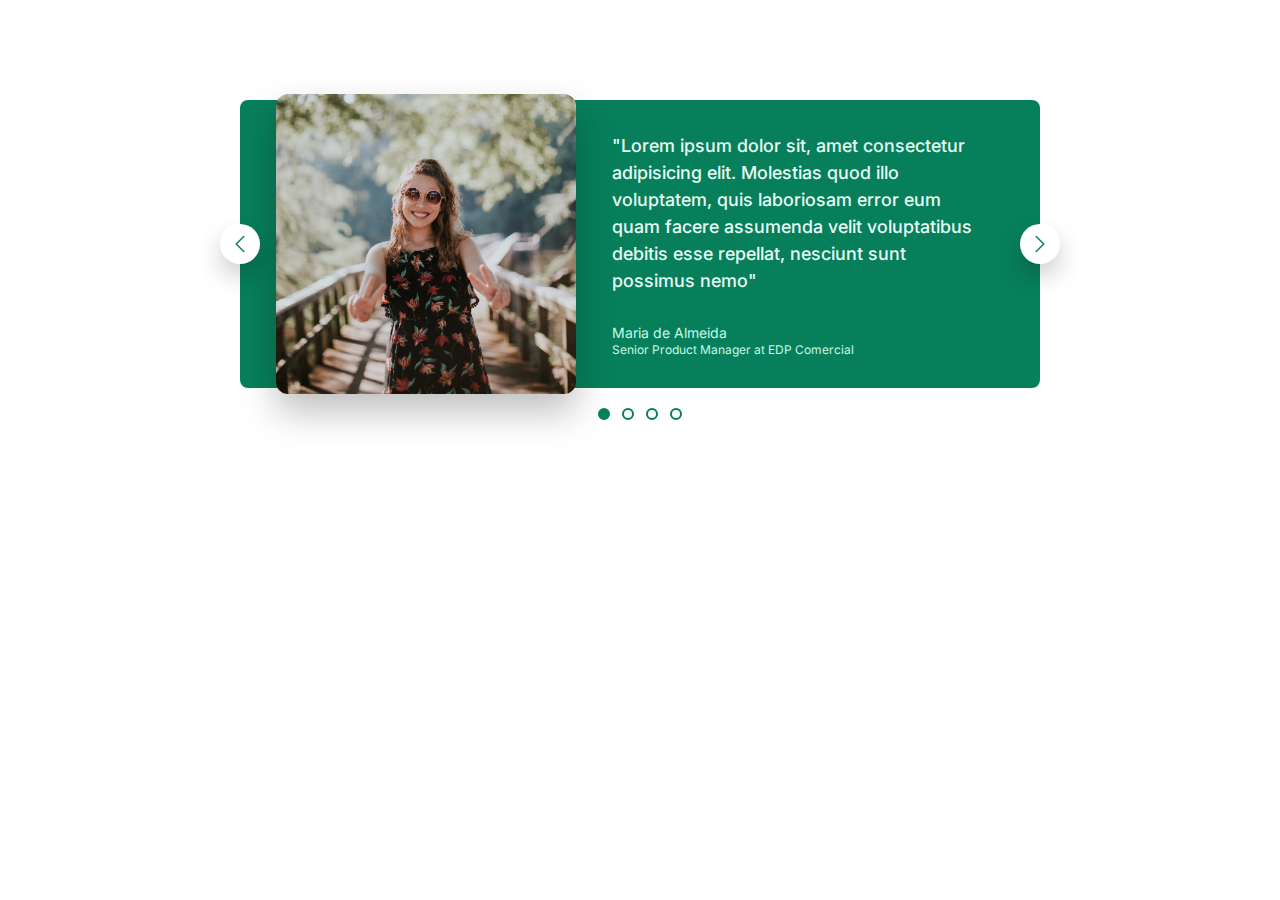
<file: components/02-carousel.html>
<!DOCTYPE html>
<html lang="en">
  <head>
    <meta charset="UTF-8" />
    <meta name="viewport" content="width=device-width, initial-scale=1.0" />
    <title>Carousel Component</title>
    <link
      href="https://fonts.googleapis.com/css2?family=Inter:ital,opsz,wght@0,14..32,100..900;1,14..32,100..900&display=swap"
      rel="stylesheet"
    />
    <style>
      /*
      SPACING SYSTEM (px)
      2 / 4 / 8 / 12 / 16 / 24 / 32 / 48 / 64 / 80 / 96 / 128

      FONT SIZE SYSTEM (px)
      10 / 12 / 14 / 16 / 18 / 20 / 24 / 30 / 36 / 44 / 52 / 62 / 74 / 86 / 98
      */
      /* COLORS
      #087f5b */
      * {
        margin: 0;
        padding: 0;
        box-sizing: border-box;
      }

      /* ------------------------ */
      /* GENERAL STYLES */
      /* ------------------------ */
      body {
        font-family: "Inter", sans-serif;
        color: #343a40;
        line-height: 1;
      }
      .carousel {
        position: relative;
        display: flex;
        align-items: center;
        gap: 86px;
        background-color: #087f5b;
        padding: 32px 48px 32px 86px;
        margin: 100px auto;
        border-radius: 8px;
        width: 800px;
      }

      .btn-icon {
        width: 24px;
        height: 24px;
        stroke: #087f5b;
      }

      img {
        height: 200px;
        border-radius: 8px;
        transform: scale(1.5);
        box-shadow: 0 12px 24px rgba(0, 0, 0, 0.25);
      }
      .testimonial-text {
        font-size: 18px;
        font-weight: 500;
        line-height: 1.5;
        margin-bottom: 32px;
        color: #e6fcf5;
      }
      .testimonial-author {
        font-size: 14px;
        margin-bottom: 4px;
        color: #c3fae8;
      }
      .testimonial-job {
        font-size: 12px;
        color: #c3fae8;
      }

      /* CONTROLS */
      .btn {
        position: absolute;
        background-color: #fff;
        border: none;
        height: 40px;
        width: 40px;
        border-radius: 50%;
        display: flex;
        align-items: center;
        justify-content: center;
        cursor: pointer;
        box-shadow: 0 12px 24px rgba(0, 0, 0, 0.2);
      }

      .btn--left {
        top: 50%;
        transform: translate(-50%, -50%);
        left: 0;
      }
      .btn--right {
        top: 50%;
        transform: translate(50%, -50%);
        right: 0;
      }

      .btn-icon {
        width: 24px;
        height: 24px;
        stroke: #087f5b;
      }
      .dots {
        position: absolute;
        left: 50%;
        bottom: 0;
        transform: translate(-50%, 32px);
        display: flex;
        gap: 12px;
      }

      .dot {
        width: 12px;
        height: 12px;
        background-color: #fff;
        border: 2px solid #087f5b;
        border-radius: 50%;
        cursor: pointer;
      }
      .dot--fill {
        background-color: #087f5b;
      }
    </style>
  </head>
  <body>
    <div class="carousel">
      <img src="maria.jpg" alt="Maria de Almeida" />
      <blockquote class="testimonial">
        <p class="testimonial-text">
          "Lorem ipsum dolor sit, amet consectetur adipisicing elit. Molestias
          quod illo voluptatem, quis laboriosam error eum quam facere assumenda
          velit voluptatibus debitis esse repellat, nesciunt sunt possimus nemo"
        </p>
        <p class="testimonial-author">Maria de Almeida</p>
        <p class="testimonial-job">Senior Product Manager at EDP Comercial</p>
      </blockquote>
      <button class="btn btn--left">
        <svg
          xmlns="http://www.w3.org/2000/svg"
          fill="none"
          viewBox="0 0 24 24"
          stroke-width="1.5"
          stroke="currentColor"
          class="btn-icon"
        >
          <path
            stroke-linecap="round"
            stroke-linejoin="round"
            d="M15.75 19.5 8.25 12l7.5-7.5"
          />
        </svg>
      </button>
      <button class="btn btn--right">
        <svg
          xmlns="http://www.w3.org/2000/svg"
          fill="none"
          viewBox="0 0 24 24"
          stroke-width="1.5"
          stroke="currentColor"
          class="btn-icon"
        >
          <path
            stroke-linecap="round"
            stroke-linejoin="round"
            d="m8.25 4.5 7.5 7.5-7.5 7.5"
          />
        </svg>
      </button>
      <div class="dots">
        <button class="dot dot--fill">&nbsp;</button>
        <button class="dot">&nbsp;</button>
        <button class="dot">&nbsp;</button>
        <button class="dot">&nbsp;</button>
      </div>
    </div>
  </body>
</html>
</file>
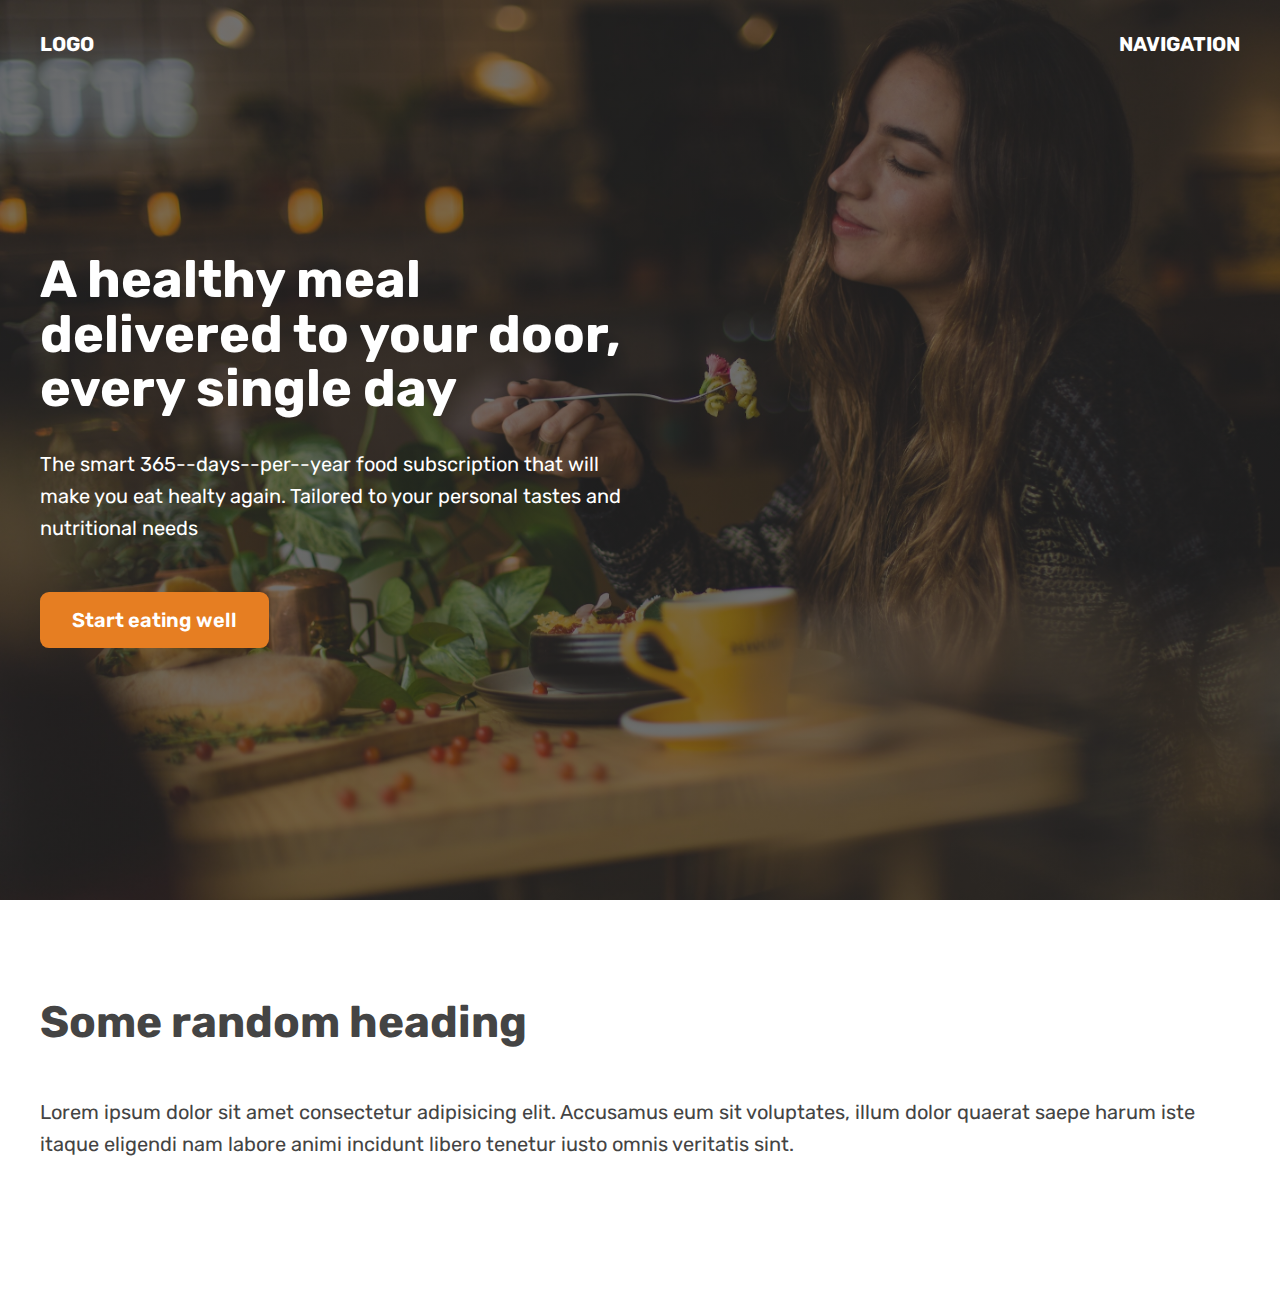
<file: components/05-hero.html>
<!DOCTYPE html>
<html lang="en">
  <head>
    <meta charset="UTF-8" />
    <meta name="viewport" content="width=device-width, initial-scale=1.0" />
    <title>Hero Component</title>
    <link rel="preconnect" href="https://fonts.googleapis.com" />
    <link rel="preconnect" href="https://fonts.gstatic.com" crossorigin />
    <link
      href="https://fonts.googleapis.com/css2?family=Rubik:ital,wght@0,300..900;1,300..900&display=swap"
      rel="stylesheet"
    />
    <style>
      * {
        margin: 0;
        padding: 0;
        box-sizing: border-box;
      }
      html {
        font-family: "Rubik", sans-serif;
        color: #444;
      }

      .container {
        margin: 0 auto;
        width: 1200px;
      }
      header {
        position: relative;
        height: 100vh;

        background-image: linear-gradient(
            rgba(34, 34, 34, 0.6),
            rgba(34, 34, 34, 0.6)
          ),
          url(hero.jpg);
        background-size: cover;
        color: #fff;
      }
      nav {
        display: flex;
        justify-content: space-between;
        font-size: 20px;
        font-weight: 700;
        padding-top: 32px;
      }
      .header-container {
        width: 1200px;
        position: absolute;
        left: 50%;
        top: 50%;
        transform: translate(-50%, -50%);
        /* text-align: center; */
      }
      .header-container-inner {
        width: 50%;
      }
      h1 {
        font-size: 52px;
        margin-bottom: 32px;
        line-height: 1.05;
      }

      p {
        font-size: 20px;
        line-height: 1.6;
        margin-bottom: 48px;
      }
      .btn:link,
      .btn:visited {
        display: inline-block;
        font-size: 20px;
        font-weight: 600;
        background-color: #e67e22;
        color: #fff;
        text-decoration: none;
        padding: 16px 32px;
        border-radius: 9px;
      }

      h2 {
        font-size: 44px;
        margin-bottom: 48px;
      }
      section {
        padding: 96px 0;
      }
    </style>
  </head>
  <body>
    <header>
      <nav class="container">
        <div>LOGO</div>
        <div>NAVIGATION</div>
      </nav>

      <div class="header-container">
        <div class="header-container-inner">
          <h1>A healthy meal delivered to your door, every single day</h1>
          <p>
            The smart 365--days--per--year food subscription that will make you
            eat healty again. Tailored to your personal tastes and nutritional
            needs
          </p>
          <a href="#" class="btn">Start eating well</a>
        </div>
      </div>
    </header>
    <section class="container">
      <div>
        <h2>Some random heading</h2>
        <p>
          Lorem ipsum dolor sit amet consectetur adipisicing elit. Accusamus eum
          sit voluptates, illum dolor quaerat saepe harum iste itaque eligendi
          nam labore animi incidunt libero tenetur iusto omnis veritatis sint.
        </p>
      </div>
    </section>
  </body>
</html>
</file>
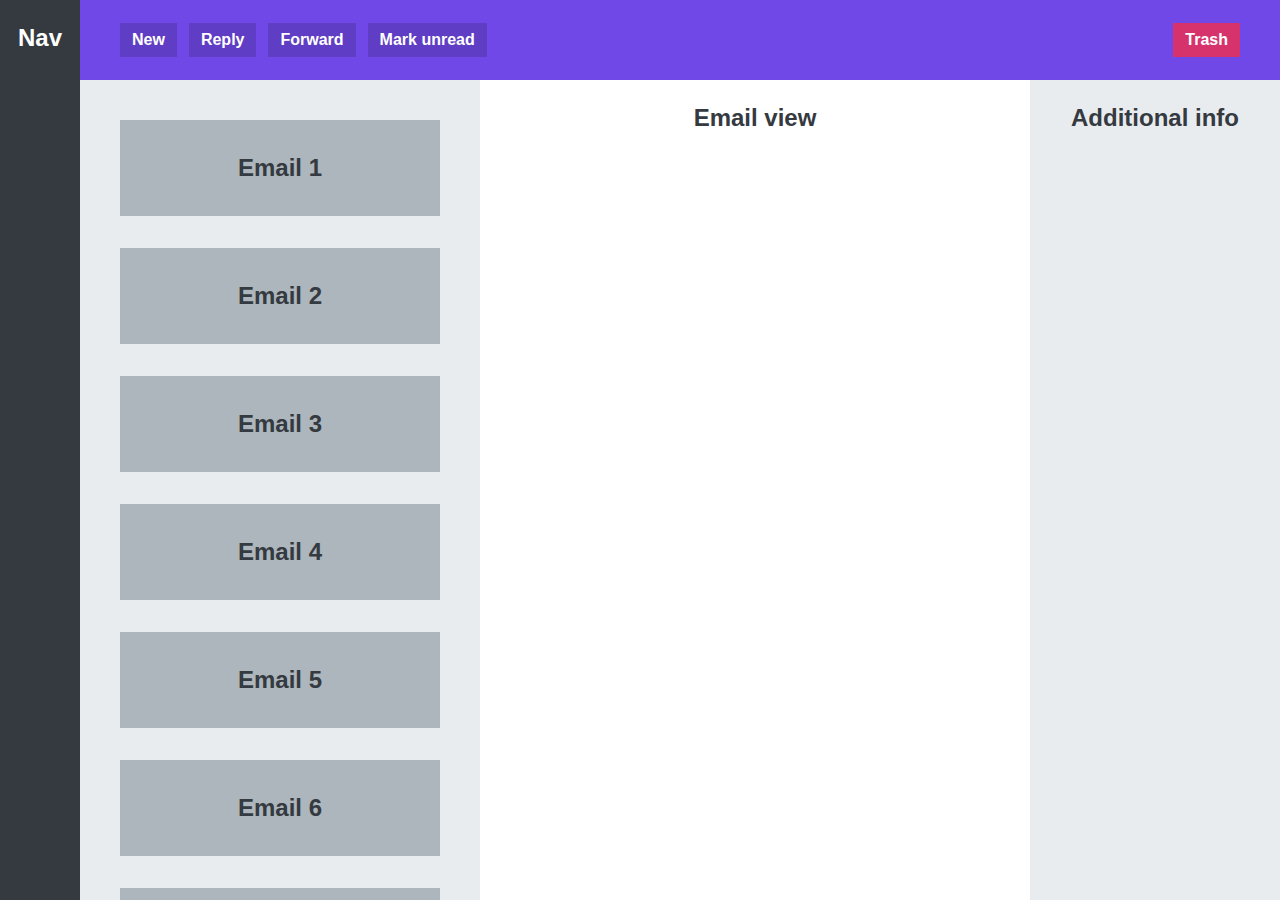
<file: components/06-app-layout.html>
<!DOCTYPE html>
<html lang="en">
  <head>
    <meta charset="UTF-8" />
    <meta name="viewport" content="width=device-width, initial-scale=1.0" />
    <title>App Layout</title>
    <style>
      * {
        margin: 0;
        padding: 0;
        box-sizing: border-box;
      }

      body {
        display: grid;
        grid-template-columns: 80px 400px 1fr 250px;
        grid-template-rows: 80px 1fr;
        height: 100vh;
        text-align: center;
        font-weight: bold;
        font-family: sans-serif;
        color: #343a40;
        font-size: 24px;
      }

      nav,
      section,
      main,
      aside {
        padding-top: 24px;
      }

      nav {
        background-color: #343a40;
        color: #fff;
        grid-row: 1 / -1;
      }

      menu {
        display: flex;
        align-items: center;
        gap: 12px;
        background-color: #7048e8;
        padding: 0 40px;
        grid-column: 2 / -1;
      }

      button {
        display: inline-block;
        font-size: 16px;
        font-weight: bold;
        background-color: #5f3dc4;
        border: none;
        cursor: pointer;
        color: #fff;
        padding: 8px 12px;
      }

      button:last-child {
        background-color: #d6336c;
        margin-left: auto;
      }
      section {
        display: flex;
        flex-direction: column;
        gap: 32px;
        background-color: #e9ecef;
        padding: 40px;
        overflow: scroll;
      }
      .email {
        display: flex;
        flex-shrink: 0;
        background-color: #adb5bd;
        align-items: center;
        justify-content: center;
        height: 96px;
      }
      aside {
        background-color: #e9ecef;
      }
    </style>
  </head>
  <body>
    <nav>Nav</nav>
    <menu>
      <button>New</button>
      <button>Reply</button>
      <button>Forward</button>
      <button>Mark unread</button>
      <button>Trash</button>
    </menu>
    <section>
      <div class="email">Email 1</div>
      <div class="email">Email 2</div>
      <div class="email">Email 3</div>
      <div class="email">Email 4</div>
      <div class="email">Email 5</div>
      <div class="email">Email 6</div>
      <div class="email">Email 7</div>
      <div class="email">Email 8</div>
      <div class="email">Email 9</div>
      <div class="email">Email 10</div>
    </section>
    <main>Email view</main>
    <aside>Additional info</aside>
  </body>
</html>
</file>
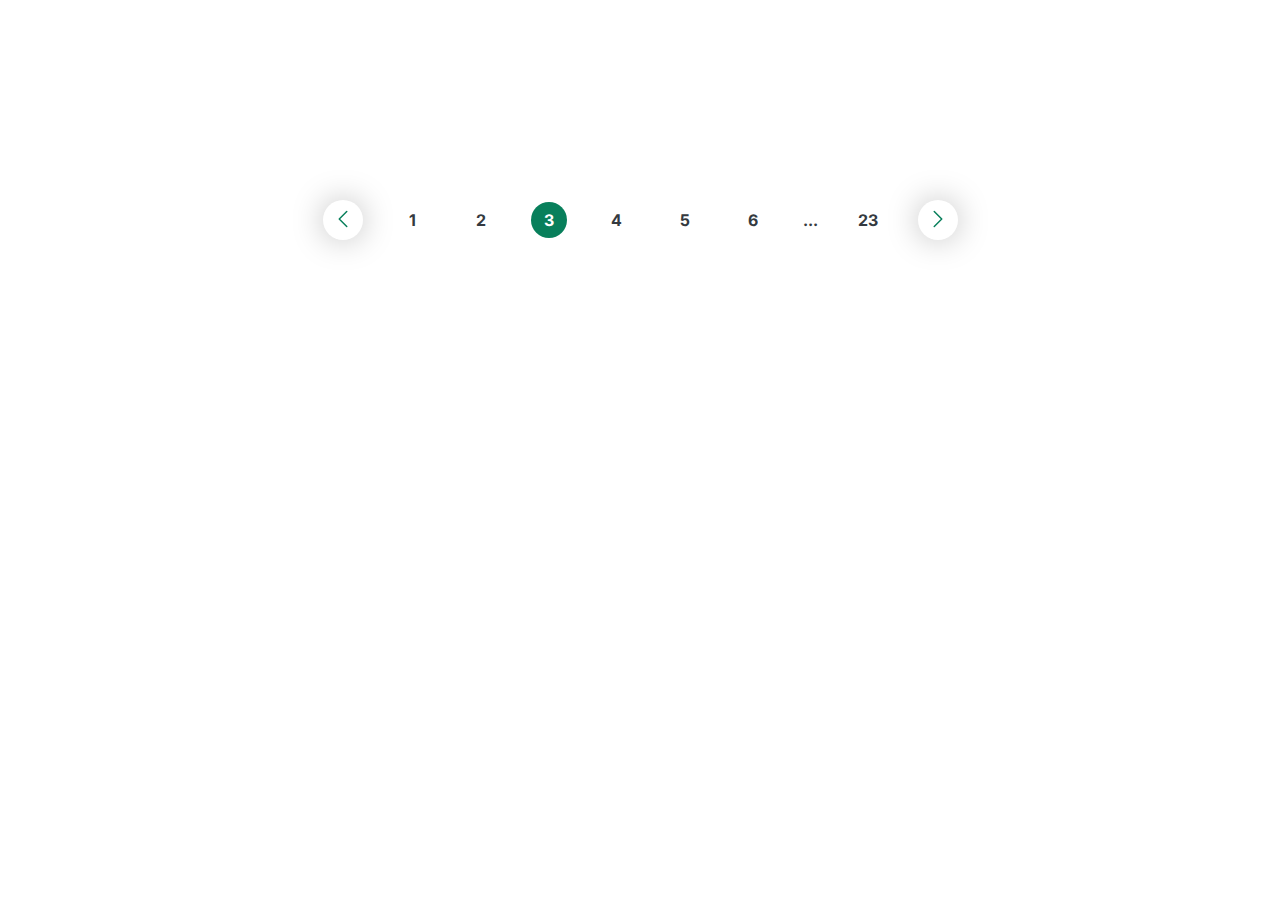
<file: components/pagination.html>
<!DOCTYPE html>
<html lang="en">
  <head>
    <meta charset="UTF-8" />
    <meta name="viewport" content="width=device-width, initial-scale=1.0" />
    <title>Pagination Component</title>
    <link
      href="https://fonts.googleapis.com/css2?family=Inter:ital,opsz,wght@0,14..32,100..900;1,14..32,100..900&display=swap"
      rel="stylesheet"
    />
    <style>
      /*
      SPACING SYSTEM (px)
      2 / 4 / 8 / 12 / 16 / 24 / 32 / 48 / 64 / 80 / 96 / 128

      FONT SIZE SYSTEM (px)
      10 / 12 / 14 / 16 / 18 / 20 / 24 / 30 / 36 / 44 / 52 / 62 / 74 / 86 / 98
      */

      /* COLORS */
      /* #087f5b */
      * {
        margin: 0;
        padding: 0;
        box-sizing: border-box;
      }

      /* ------------------------ */
      /* GENERAL STYLES */
      /* ------------------------ */
      body {
        font-family: "Inter", sans-serif;
        color: #343a40;
        line-height: 1;
      }

      .pagination {
        display: flex;
        justify-content: center;
        align-items: center;
        gap: 32px;
        margin-top: 200px;
      }

      .btn {
        border: none;
        border-radius: 50%;
        background-color: #fff;
        box-shadow: 0 0 32px rgba(0, 0, 0, 0.25);
        width: 40px;
        height: 40px;
      }

      .btn:hover {
        background-color: #087f5b;
        border-radius: 50%;
      }
      .btn:hover .btn-icon {
        stroke: #fff;
      }

      .btn-icon {
        width: 24px;
        height: 24px;
        stroke: #087f5b;
      }
      .number:link,
      .number:visited {
        display: flex;
        justify-content: center;
        align-items: center;
        color: #343a40;
        border-radius: 50%;
        width: 36px;
        height: 36px;
        font-weight: 700;
        text-decoration: none;
      }

      .number:hover,
      .number:active,
      .number.number-active {
        background-color: #087f5b;
        color: #fff;
      }
      .dots {
        color: #343a40;
        font-weight: 700;
      }
    </style>
  </head>
  <body>
    <div class="pagination">
      <button class="btn">
        <svg
          xmlns="http://www.w3.org/2000/svg"
          fill="none"
          viewBox="0 0 24 24"
          stroke-width="1.5"
          stroke="currentColor"
          class="btn-icon"
        >
          <path
            stroke-linecap="round"
            stroke-linejoin="round"
            d="M15.75 19.5 8.25 12l7.5-7.5"
          />
        </svg>
      </button>
      <a class="number" href="">1</a>
      <a class="number" href="">2</a>
      <a class="number number-active" href="">3</a>
      <a class="number" href="">4</a>
      <a class="number" href="">5</a>
      <a class="number" href="">6</a>
      <span class="dots">...</span>
      <a class="number" href="">23</a>
      <button class="btn">
        <svg
          xmlns="http://www.w3.org/2000/svg"
          fill="none"
          viewBox="0 0 24 24"
          stroke-width="1.5"
          stroke="currentColor"
          class="btn-icon"
        >
          <path
            stroke-linecap="round"
            stroke-linejoin="round"
            d="m8.25 4.5 7.5 7.5-7.5 7.5"
          />
        </svg>
      </button>
    </div>
  </body>
</html>
</file>
<file: design-study/style.css>
/*
SPACING SYSTEM (px)
2 / 4 / 8 / 12 / 16 / 24 / 32 / 48 / 64 / 80 / 96 / 128

FONT SIZE SYSTEM (px)
10 / 12 / 14 / 16 / 18 / 20 / 24 / 30 / 36 / 44 / 52 / 62 / 74 / 86 / 98
*/

* {
  margin: 0;
  padding: 0;
  box-sizing: border-box;
}

/* ------------------------ */
/* GENERAL STYLES */
/* ------------------------ */
body {
  font-family: "Inter", sans-serif;
  color: #343a40;
  border-bottom: 8px solid #087f5b;
}

.container {
  width: 960px;
  margin: 0 auto;
}

header,
section {
  margin-bottom: 96px;
}

h2 {
  margin-bottom: 48px;
  font-size: 36px;
  letter-spacing: -0.5px;
}

.grid-3-cols {
  display: grid;
  grid-template-columns: repeat(3, 1fr);
  column-gap: 80px;
}

.btn:link,
.btn:visited {
  background-color: #087f5b;
  color: #fff;
  text-decoration: none;
  text-transform: uppercase;
  border-radius: 100px;
  display: inline-block;
  font-weight: 500;
}

.btn:hover,
.btn:active {
  background-color: #099268;
}

.btn--big {
  font-size: 18px;
  padding: 16px 32px;
}

.btn--small {
  font-size: 14px;
  padding: 8px 12px;
}

/* ------------------------ */
/* COMPONENT STYLES */
/* ------------------------ */

/* HEADER */
header {
  display: grid;
  grid-template-columns: repeat(2, 1fr);
  column-gap: 80px;
  margin-top: 64px;
}

.header-text-box {
  align-self: center;
}

h1 {
  margin-bottom: 32px;
  font-size: 44px;
  line-height: 1.1;
  letter-spacing: -1px;
}

.header-text {
  margin-bottom: 24px;
  font-size: 18px;
  line-height: 1.7;
}

img {
  width: 100%;
  border-radius: 12px;
}

/* FEATURES */
.features-icon {
  stroke: #087f5b;
  width: 32px;
  height: 32px;
  margin-bottom: 24px;
}

.features-title {
  margin-bottom: 16px;
  font-size: 20px;
}

.features-text {
  font-size: 18px;
  line-height: 1.7;
}

/* TESTIMONIAL */
.testimonial-section {
  background-color: #087f5b;
  border-radius: 12px;
  color: #fff;
  padding: 24px;
}

.testimonial-box {
  grid-column: 2 / -1;
  align-self: center;
}

.testimonial-box h2 {
  margin-bottom: 24px;
  font-size: 24px;
}

.testimonial-text {
  font-style: italic;
  margin-bottom: 24px;
  font-size: 18px;
  line-height: 1.7;
  color: #e6fcf5;
}

.testimonial-author {
  color: #c3fae8;
}

/* CHAIRS */
.chair {
  box-shadow: 0 20px 30px 0 rgba(0, 0, 0, 0.07);
  border-radius: 12px;
}

.chair img {
  border-bottom-left-radius: 0;
  border-bottom-right-radius: 0;
}
.chair-box {
  padding: 32px;
}

h3 {
  margin-bottom: 24px;
  font-size: 20px;
}

.chair-details {
  list-style: none;
  margin-bottom: 48px;
}

.chair-details li {
  display: flex;
  align-items: center;
  gap: 12px;
  margin-bottom: 16px;
}

.chair-details li:last-child {
  margin-bottom: 0;
}

.chair-icon {
  stroke: #087f5b;
  width: 24px;
  height: 24px;
}

.chair-price {
  display: flex;
  justify-content: space-between;
  align-items: center;
  font-size: 20px;
}

footer {
  margin-bottom: 48px;
  font-size: 14px;
  color: #495057;
}
</file>
<file: Exercise-01/style.css>
* {
  margin: 0;
  padding: 0;
  box-sizing: border-box;
}

body {
  font-family: sans-serif;
  line-height: 1.4;
}

/* PRODUCT */
.product {
  position: relative;
  border: 4px solid black;
  display: grid;
  column-gap: 40px;
  grid-template-columns: 250px 1fr 1fr;
  width: 825px;
  margin: 50px auto;
}

.product-title {
  text-align: center;
  font-size: 22px;
  text-transform: uppercase;
  background-color: #f7f7f7;
  padding: 15px;
  grid-column: 1 / -1;
}

/* PRODUCT INFORMATION */
.price {
  font-size: 24px;
}

.shipping {
  font-size: 12px;
  text-transform: uppercase;
  font-weight: bold;
  color: #777;
}

.more-info:link,
.more-info:visited {
  color: black;
  display: inline-block;
  margin-bottom: 20px;
}

.more-info:hover,
.more-info:active {
  text-decoration: none;
}

/* PRODUCT DETAILS */
.details-title {
  text-transform: uppercase;
  font-size: 16px;
  font-weight: bold;
  margin-bottom: 15px;
}

.details-list {
  list-style: square;
  margin-left: 20px;
}

.details-list li {
  margin-bottom: 10px;
}

/* BUTTON */
.add-cart {
  background-color: #000;
  border: none;
  color: #fff;
  font-size: 20px;
  text-transform: uppercase;
  cursor: pointer;
  width: 100%;
  padding: 15px;
  border-top: 4px solid black;
  grid-column: 1 / -1;
}

.add-cart:hover {
  color: #000;
  background-color: #fff;
}

.sale {
  position: absolute;
  top: -17px;
  left: -38px;
  background-color: #ec2f2f;
  color: #fff;
  font-family: sans-serif;
  padding: 7px 15px;
  display: inline-block;
  font-size: 12px;
  font-weight: bold;
  letter-spacing: 2px;
  text-transform: uppercase;
}

.colors {
  display: flex;
  gap: 10px;
}

.color-container {
  width: 25px;
  height: 25px;
  background-color: #000;
}

.color-blue {
  background-color: #0000ff;
}

.color-red {
  background-color: #ff0000;
}

.color-orange {
  background-color: #ffa500;
}

.color-green {
  background-color: #008000;
}

.color-brown {
  background-color: #a52a2a;
}

/* .flex-container {
  display: flex;
  align-items: center;
  justify-content: center;
  gap: 40px;
} */

.price-container {
  display: flex;
  align-items: center;
  justify-content: space-between;
  flex: 1;
  margin-bottom: 20px;
}

.product-info {
  flex: 1;
  margin-top: 20px;
}

.detail-product {
  flex: 1;
  margin-top: 20px;
}
</file>
<file: Omnifood-Desktop/css/styles.css>
.header {
  display: flex;
  justify-content: space-between;
  align-items: center;
  background-color: #fdf2e9;
  height: 9.6rem;
  padding: 0 4.8rem;
}

.logo {
  height: 2.2rem;
}

.main-nav-list {
  display: flex;
  align-items: center;
  gap: 3.2rem;
  list-style-type: none;
}

.main-nav-link:link,
.main-nav-link:visited {
  display: inline-block;
  color: #333;
  text-decoration: none;
  font-weight: 500;
  font-size: 1.8rem;
  transition: all 0.3s;
}

.main-nav-link:hover,
.main-nav-link:active {
  color: #cf711f;
}

.main-nav-link.nav-cta:link,
.main-nav-link.nav-cta:visited {
  padding: 1.2rem 2.4rem;
  border-radius: 9px;
  background-color: #e67e22;
  color: #fff;
}

.main-nav-link.nav-cta:hover,
.main-nav-link.nav-cta:active {
  background-color: #cf711f;
}

.section-hero {
  background-color: #fdf2e9;
  padding: 4.8rem 0 9.6rem 0;
}

.hero {
  display: grid;
  max-width: 130rem;
  margin: 0 auto;
  padding: 0 3.2rem;
  grid-template-columns: 1fr 1fr;
  gap: 9.6rem;
  align-items: center;
}

.hero-description {
  font-size: 2rem;
  line-height: 1.6;
  margin-bottom: 4.8rem;
}

.hero-img {
  width: 100%;
}

.delivered-meals {
  display: flex;
  margin-top: 8rem;
  align-items: center;
  gap: 1.6rem;
}

.delivered-imgs {
  display: flex;
}

.delivered-imgs img {
  height: 4.8rem;
  width: 4.8rem;
  border-radius: 50%;
  border: 3px solid #fdf2e9;
  margin-right: -1.6rem;
}

.delivered-imgs img:last-child {
  margin: 0;
}

.delivered-text {
  font-size: 1.8rem;
  font-weight: 600;
}

.delivered-text span {
  color: #cf711f;
  font-weight: 700;
}

/**************************/
/* FEATURED IN SECTION */
/**************************/

.section-featured {
  padding: 4.8rem 0 3.2rem 0;
}

.heading-featured-in {
  color: #999;
  font-size: 1.4rem;
  text-transform: uppercase;
  font-weight: 500;
  letter-spacing: 0.75px;
  text-align: center;
  margin-bottom: 2.4rem;
}

.logos {
  display: flex;
  justify-content: space-around;
}

.logos img {
  height: 3.2rem;
  filter: brightness(0);
  opacity: 50%;
}

/**************************/
/* HOW IT WORKS SECTION */
/**************************/

.section-how {
  padding: 9.6rem 0;
}

.step-img-box {
  display: flex;
  position: relative;
  justify-content: center;
  align-items: center;
}

.step-img-box::before,
.step-img-box::after {
  content: "";
  display: block;
  border-radius: 50%;
  position: absolute;
  top: 50%;
  left: 50%;
  transform: translate(-50%, -50%);
}

.step-img-box::before {
  width: 60%;
  /* height: 60%; */

  /* 60% of parent's width */
  padding-bottom: 60%;

  background-color: #fdf2e9;
  z-index: -2;
}

.step-img-box::after {
  width: 45%;
  padding-bottom: 45%;
  background-color: #fae5d3;
  z-index: -1;
}
.step-img {
  width: 35%;
}

.step-number {
  color: #ddd;
  font-size: 8.6rem;
  font-weight: 600;
  margin-bottom: 1.2rem;
}

.step-description {
  font-size: 1.8rem;
  line-height: 1.8;
}
</file>
<file: Omnifood-Desktop/css/general.css>
* {
  margin: 0;
  padding: 0;
  box-sizing: border-box;
}

html {
  font-size: 62.5%;
  scroll-behavior: smooth;
}
body {
  font-family: "Rubik", sans-serif;
  line-height: 1;
  font-weight: 400;
  color: #555;
}

.container {
  /* 1140px */
  max-width: 120rem;
  padding: 0 3.2rem;
  margin: 0 auto;
}

.grid {
  display: grid;
  column-gap: 6.4rem;
  row-gap: 9.6rem;

  /* margin-bottom: 9.6rem; */
}

.grid--2-cols {
  grid-template-columns: repeat(2, 1fr);
}

.grid--3-cols {
  grid-template-columns: repeat(3, 1fr);
}

.grid--4-cols {
  grid-template-columns: repeat(4, 1fr);
}

.grid--center-v {
  align-items: center;
}

.heading-primary,
.heading-secondary,
.heading-tertiary {
  color: #333;
  font-weight: 700;
  letter-spacing: -0.5px;
}
.heading-primary {
  font-size: 5.2rem;
  line-height: 1.05;
  margin-bottom: 3.2rem;
}

.heading-secondary {
  font-size: 4.4rem;
  line-height: 1.2;
  margin-bottom: 9.6rem;
}

.heading-tertiary {
  font-size: 3rem;
  line-height: 1.2;
  margin-bottom: 3.2rem;
}

.subheading {
  display: block;
  font-weight: 500;
  font-size: 1.6rem;
  color: #cf711f;
  text-transform: uppercase;
  margin-bottom: 1.6rem;
  letter-spacing: 0.75px;
}

.btn,
.btn:link,
.btn:visited {
  display: inline-block;

  text-decoration: none;
  font-size: 2rem;
  font-weight: 600;
  padding: 1.6rem 3.2rem;
  border-radius: 9px;

  /* Only necessary for .btn */
  border: none;
  cursor: pointer;
  font-family: inherit;

  /* Put transition on original "state" */
  /* transition: background-color 0.3s; */
  transition: all 0.3s;
}

.btn--full:link,
.btn--full:visited {
  background-color: #e67e22;
  color: #fff;
}

.btn--full:hover,
.btn--full:active {
  background-color: #cf711f;
}

.btn--outline:link,
.btn--outline:visited {
  background-color: #fff;
  color: #555;
}

.btn--outline:hover,
.btn--outline:active {
  background-color: #fdf2e9;

  /* border: 3px solid #fff; */

  /* Trick to add border inside */
  box-shadow: inset 0 0 0 3px #fff;
}

.margin-right-sm {
  margin-right: 1.6rem !important;
}
</file>
<file: project-01/styles.css>
*,
*::after,
*::before {
  margin: 0;
  padding: 0;
  box-sizing: inherit;
}

/* html {
  font-size: 62.5%;
} */

:root {
  --cor: #f5eedc;
  --navHeight: 93px;
  --navFooter: 91px;
  --header: 91px;
}

a {
  font-size: 2rem;
  color: var(--cor);
}

a:hover {
  color: #27548a;
}

p {
  color: #f5eedc;
}

div > p {
  margin-top: 10px;
}

main {
  display: flex;
  align-items: center;
  min-height: calc(
    (100vh - var(--navHeight)) - var(--header) - var(--navFooter)
  );
}

h1 {
  color: #f5eedc;
  text-align: center;
  font-size: 5rem;
  background-color: #183b4e;
}

footer {
  background-color: #dda853;
  font-size: 5rem;
  text-align: center;
  width: 100%;
}

body {
  background-color: #27548a;
  box-sizing: border-box;
}

img {
  width: 100px;
  height: 100px;
  object-fit: cover;
  border-radius: 50%;
}

.search-bar {
  position: absolute;
  transform: translateX(-50%);
  left: 50%;
  border-radius: 50px;
  padding: 10px 15px;
  text-align: center;
  font-size: 1.25rem;
  border: 1px solid #ccc;
}

.nav-bar {
  display: flex;
  position: relative;
  justify-content: space-between;
  padding: 1.5rem;
  background-color: #dda853;
  max-height: var(--navHeight);
  min-height: var(--navHeight);
}

.nav-items {
  display: flex;
  justify-self: flex-end;
  gap: 20px;
  width: 15%;
}

.grid-cards {
  display: grid;
  grid-template-columns: 300px 300px;
  gap: 20px;
  margin: 0 auto;
}

.card {
  display: flex;
  padding: 10px;
  gap: 20px;
  border-radius: 10%;
  background-color: rgba(255, 255, 255, 0.1);
}
</file>
